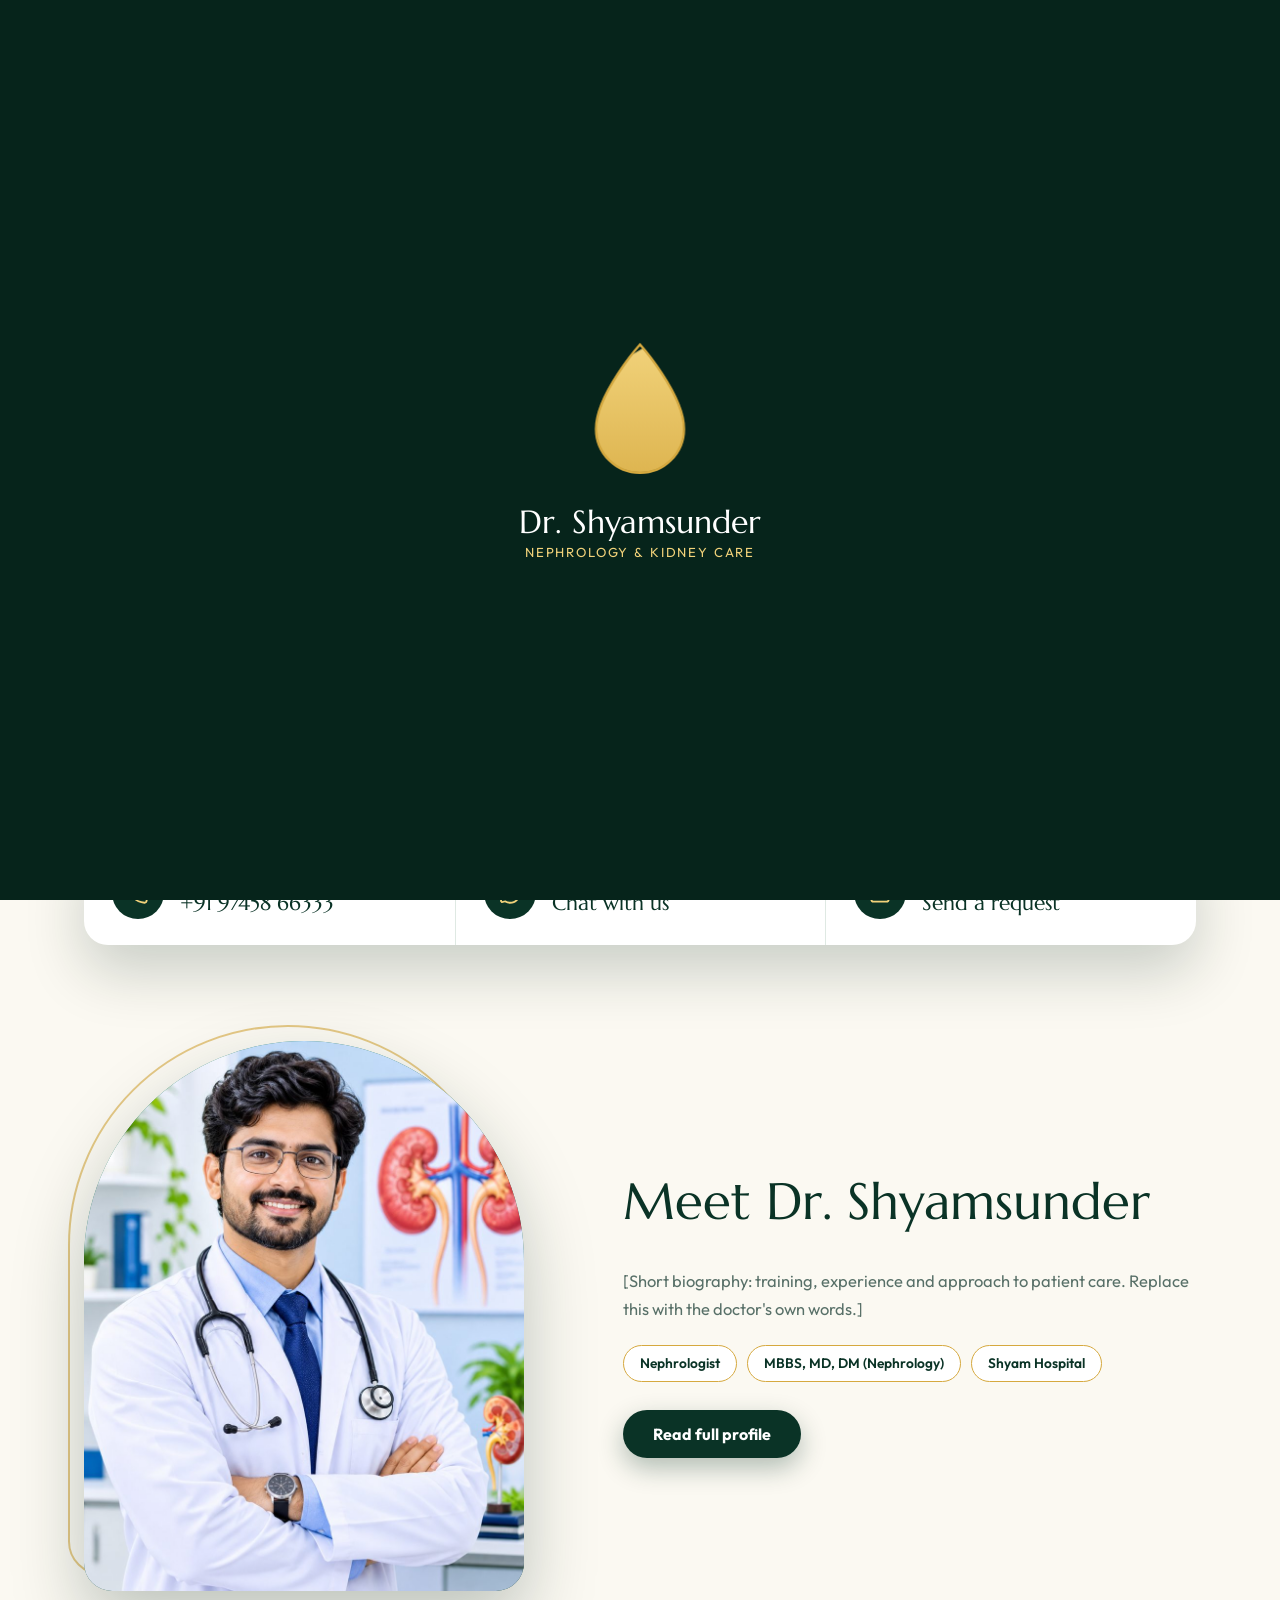
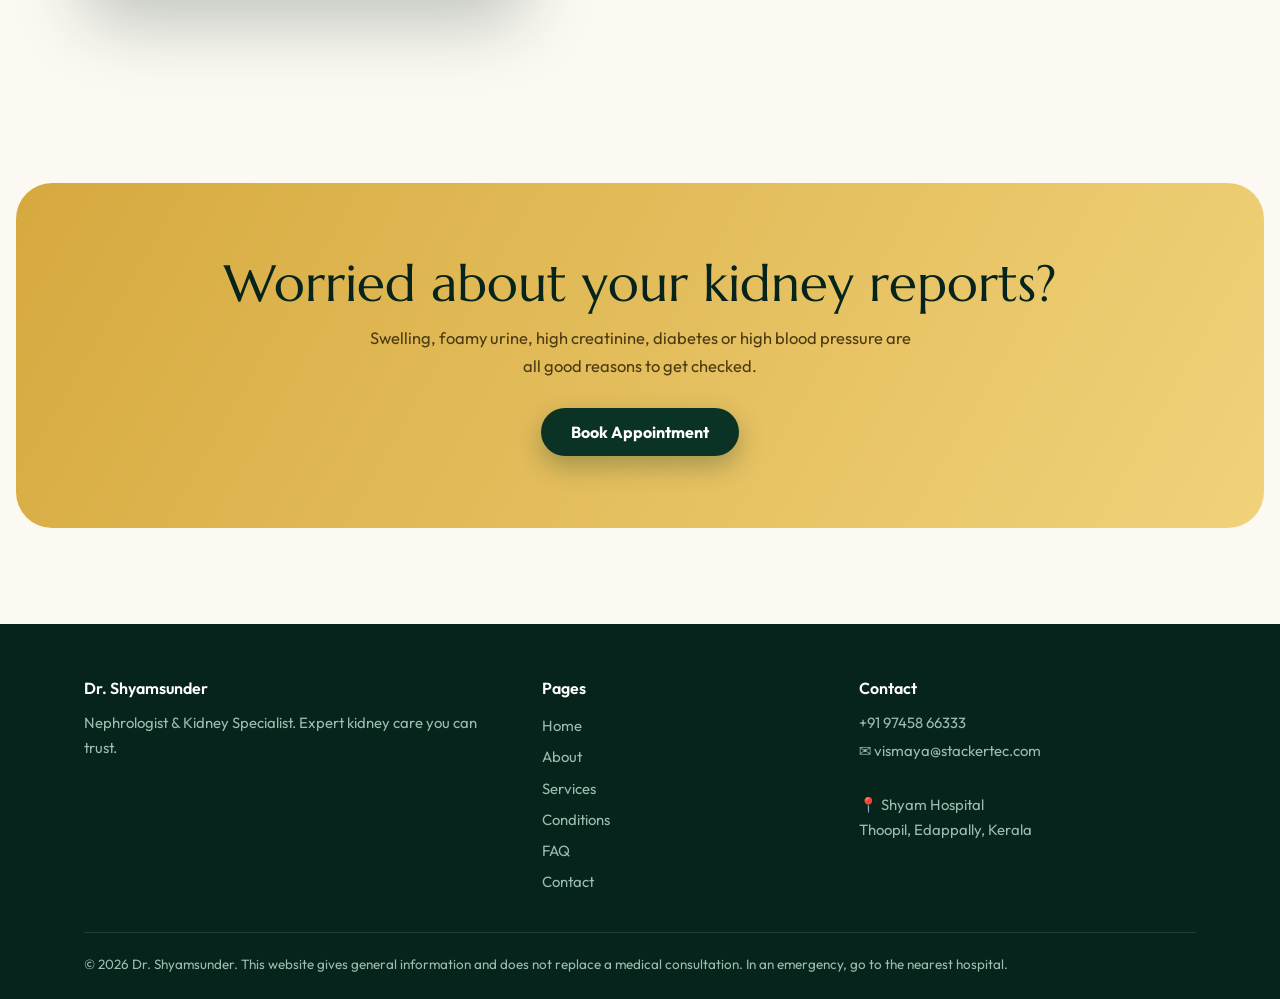
<file: doctor11-website/index.html>
<!DOCTYPE html>
<html lang="en">
<head>
<meta charset="utf-8">
<meta name="viewport" content="width=device-width,initial-scale=1">
<title>Dr. Shyamsunder | Nephrologist &amp; Kidney Specialist</title>
<meta name="description" content="Dr. Shyamsunder, Nephrologist (MBBS, MD, DM Nephrology): kidney disease, dialysis guidance, transplant follow-up and long-term kidney care. Call +91 97458 66333.">
<link rel="preconnect" href="https://fonts.googleapis.com">
<link rel="stylesheet" href="https://fonts.googleapis.com/css2?family=Marcellus&family=Outfit:wght@400;500;600;700&display=swap">
<link rel="stylesheet" href="css/style.css">
<script>try{if(sessionStorage.s)document.documentElement.className="seen"}catch(e){}</script>
</head>
<body>
<svg width="0" height="0" style="position:absolute"><defs>
<symbol id="kidney" viewBox="0 0 24 24"><path d="M14 3C8 2 4 7 5 13c1 6 5 9 8 8 3-1 2-4 1-5-1-2 0-4 2-4 4-1 6-3 5-6-1-3-4-4-7-3z"/></symbol>
<symbol id="drop" viewBox="0 0 24 24"><path d="M12 3s7 7.5 7 12a7 7 0 01-14 0c0-4.5 7-12 7-12z"/></symbol>
<symbol id="flash" viewBox="0 0 24 24"><path d="M13 2L5 14h6l-1 8 8-12h-6z"/></symbol>
<symbol id="swap" viewBox="0 0 24 24"><path d="M4 8h14l-3-3M20 16H6l3 3"/></symbol>
<symbol id="heart" viewBox="0 0 24 24"><path d="M12 21s-8-5-8-11a4.5 4.5 0 018-3 4.5 4.5 0 018 3c0 6-8 11-8 11z"/></symbol>
<symbol id="shield" viewBox="0 0 24 24"><path d="M12 3l8 3v6c0 5-4 8-8 9-4-1-8-4-8-9V6z"/><path d="M8.5 12l2.5 2.5 4.5-5"/></symbol>
<symbol id="leaf" viewBox="0 0 24 24"><path d="M5 19C5 9 11 4 20 4c0 9-5 15-15 15zM5 19l8-8"/></symbol>
<symbol id="chat" viewBox="0 0 24 24"><path fill="currentColor" stroke="none" d="M12.04 2C6.58 2 2.13 6.45 2.13 11.91C2.13 13.66 2.59 15.36 3.45 16.86L2.05 22L7.3 20.62C8.75 21.41 10.38 21.83 12.04 21.83C17.5 21.83 21.95 17.38 21.95 11.92C21.95 9.27 20.92 6.78 19.05 4.91C17.18 3.03 14.69 2 12.04 2M12.05 3.67C14.25 3.67 16.31 4.53 17.87 6.09C19.42 7.65 20.28 9.72 20.28 11.92C20.28 16.46 16.58 20.15 12.04 20.15C10.56 20.15 9.11 19.76 7.85 19L7.55 18.83L4.43 19.65L5.26 16.61L5.06 16.29C4.24 14.99 3.81 13.47 3.81 11.91C3.81 7.37 7.5 3.67 12.05 3.67M9.05 7.42C8.87 7.42 8.57 7.49 8.32 7.76C8.07 8.03 7.36 8.7 7.36 10.05C7.36 11.4 8.35 12.7 8.49 12.88C8.63 13.07 10.42 15.82 13.16 17C15.44 17.98 15.9 17.78 16.39 17.74C16.88 17.69 17.96 17.09 18.18 16.46C18.4 15.84 18.4 15.3 18.34 15.19C18.27 15.08 18.09 15.02 17.82 14.88C17.54 14.75 16.19 14.09 15.94 14C15.69 13.91 15.51 13.86 15.33 14.14C15.14 14.41 14.61 15.08 14.45 15.26C14.29 15.45 14.13 15.47 13.85 15.33C13.58 15.2 12.69 14.9 11.64 13.97C10.82 13.24 10.27 12.34 10.11 12.07C9.95 11.79 10.1 11.64 10.24 11.51C10.36 11.39 10.51 11.2 10.65 11.04C10.79 10.88 10.84 10.76 10.93 10.58C11.02 10.4 10.97 10.24 10.9 10.11C10.84 9.97 10.28 8.6 10.05 8.05C9.82 7.51 9.59 7.59 9.42 7.58C9.26 7.58 9.07 7.42 9.05 7.42Z"/></symbol>
<symbol id="mail" viewBox="0 0 24 24"><rect x="3" y="5" width="18" height="14" rx="2"/><path d="M3 7l9 6 9-6"/></symbol>
<symbol id="phone" viewBox="0 0 24 24"><path d="M5 4h4l2 5-2.5 1.5a11 11 0 005 5L15 13l5 2v4a2 2 0 01-2 2A16 16 0 013 6a2 2 0 012-2z"/></symbol>
<symbol id="cal" viewBox="0 0 24 24"><rect x="4" y="5" width="16" height="15" rx="2"/><path d="M4 10h16M9 3v4M15 3v4"/></symbol>
<symbol id="pin" viewBox="0 0 24 24"><path d="M12 21s7-6 7-11a7 7 0 10-14 0c0 5 7 11 7 11z"/><circle cx="12" cy="10" r="2.5"/></symbol>
<symbol id="clock" viewBox="0 0 24 24"><circle cx="12" cy="12" r="9"/><path d="M12 7v5l3 2"/></symbol>
<symbol id="chat2" viewBox="0 0 24 24"><path d="M4 5h16v11H9l-5 4z"/></symbol>
<symbol id="list" viewBox="0 0 24 24"><path d="M9 6h11M9 12h11M9 18h11M4 6h.01M4 12h.01M4 18h.01"/></symbol>
<symbol id="clip" viewBox="0 0 24 24"><rect x="5" y="4" width="14" height="17" rx="2"/><path d="M9 4V3h6v1M9 11h6M9 15h4"/></symbol>
<symbol id="glass" viewBox="0 0 24 24"><path d="M7 3h10l-1 18H8z"/><path d="M7.500 10h9"/></symbol>
<symbol id="salt" viewBox="0 0 24 24"><path d="M8 3h8v4H8zM7 7h10l-1 14H8z"/></symbol>
<symbol id="pill" viewBox="0 0 24 24"><rect x="3" y="9" width="18" height="7" rx="3.500" transform="rotate(-40 12 12)"/><path d="M9.500 9.500l5 5"/></symbol>
</defs></svg>

<div id="bar"></div>
<div id="glow"></div>
<div id="toast"></div>

<div id="pre">
  <div>
    <svg viewBox="0 0 120 150" aria-hidden="true">
      <defs>
        <clipPath id="dc"><path d="M60 8C60 8 108 62 108 100a48 48 0 01-96 0C12 62 60 8 60 8z"/></clipPath>
        <linearGradient id="wg" x1="0" y1="0" x2="0" y2="1"><stop offset="0" stop-color="#f1d27a"/><stop offset="1" stop-color="#d6a93f"/></linearGradient>
      </defs>
      <g clip-path="url(#dc)">
        <g class="rise"><path class="wv" fill="url(#wg)" d="M-60 6q15-10 30 0t30 0t30 0t30 0t30 0t30 0t30 0t30 0V200H-60z"/></g>
      </g>
      <path class="ol" d="M60 8C60 8 108 62 108 100a48 48 0 01-96 0C12 62 60 8 60 8z"/>
    </svg>
    <h2>Dr. Shyamsunder</h2>
    <p>Nephrology &amp; Kidney Care</p>
  </div>
</div>

<header id="hd">
  <div class="w">
    <a class="logo" href="index.html"><i><svg class="i" style="width:22px;height:22px"><use href="#drop"/></svg></i><span>Dr. Shyamsunder<small>Nephrology</small></span></a>
    <button class="bg" id="bg" aria-label="Menu">&#9776;</button>
    <nav id="nv" aria-label="Main">
      <a href="index.html" class="on">Home</a>
      <a href="about.html">About</a>
      <a href="services.html">Services</a>
      <a href="conditions.html">Conditions</a>
      <a href="faq.html">FAQ</a>
      <a class="btn mag" href="contact.html">Book Appointment</a>
    </nav>
  </div>
</header>

<main>
  <div class="hero" id="home">
    <div class="blob b1" data-sp=".09"></div>
    <div class="blob b2" data-sp="-.06"></div>
    <div id="pts"></div>
    <div class="w">
      <div>
        <span class="tagp hx" style="--i:0">Nephrologist &amp; Kidney Specialist</span>
        <h1><span class="wd" style="--i:0"><span>Expert</span></span><span class="wd" style="--i:1"><span>kidney</span></span><span class="wd" style="--i:2"><span>care</span></span><span class="wd" style="--i:3"><span>you</span></span><span class="wd" style="--i:4"><span>can</span></span><span class="wd" style="--i:5"><span class="gt">trust.</span></span></h1>
        <div class="type hx" style="--i:2" id="ty">Chronic kidney disease care</div>
        <p class="lead hx" style="--i:3">Dr. Shyamsunder (MBBS, MD, DM Nephrology) helps patients understand their kidney reports and plans treatment, dialysis guidance and long-term follow-up with clarity and care.</p>
        <div class="hx" style="--i:4">
          <a class="btn mag" href="tel:+919745866333"><svg class="i" style="width:20px;height:20px"><use href="#phone"/></svg>Call +91 97458 66333</a>
          <a class="btn o mag" href="contact.html">Book Appointment</a>
        </div>
      </div>
      <div class="pw hx" style="--i:3">
        <svg class="txr" viewBox="0 0 200 200" aria-hidden="true"><path id="cp" fill="none" d="M100,100 m-86,0 a86,86 0 1,1 172,0 a86,86 0 1,1 -172,0"/><text><textPath href="#cp" textLength="530" lengthAdjust="spacing">NEPHROLOGY ✦ KIDNEY CARE ✦ DIALYSIS ✦ TRANSPLANT CARE ✦ </textPath></text></svg>
        <div class="photo">
          <img src="assets/doctor.jpg" alt="Dr. Shyamsunder, Nephrologist" style="width:100%;height:100%;object-fit:cover;object-position:center top">
        </div>
        <div class="fc f1"><svg class="i"><use href="#kidney"/></svg><div>Kidney Care<small>CKD · AKI · Stones</small></div></div>
        <div class="fc f2"><svg class="i"><use href="#drop"/></svg><div>Dialysis &amp; Transplant<small>guidance and follow-up</small></div></div>
      </div>
    </div>
    <div class="cur" aria-hidden="true">
      <svg viewBox="0 0 1440 80" preserveAspectRatio="none"><path d="M0 80V40C240 0 480 0 720 30s480 30 720-10V80z" fill="#fbf9f2"/></svg>
    </div>
  </div>

  <div class="qc">
    <div class="w">
      <div class="g rv" data-r="z">
        <a href="tel:+919745866333">
          <svg class="i"><use href="#phone"/></svg>
          <div><small>Call now</small><b>+91 97458 66333</b></div>
        </a>
        <a href="https://wa.me/919745866333" target="_blank" rel="noopener">
          <svg class="i"><use href="#chat"/></svg>
          <div><small>WhatsApp</small><b>Chat with us</b></div>
        </a>
        <a href="contact.html">
          <svg class="i"><use href="#cal"/></svg>
          <div><small>Appointment</small><b>Send a request</b></div>
        </a>
      </div>
    </div>
  </div>

  <section id="about">
    <div class="w ab">
      <div class="ap rv" data-r="l">
        <div class="arch">
          <img src="assets/doctor.jpg" alt="Dr. Shyamsunder" style="width:100%;height:100%;object-fit:cover;object-position:center top">
        </div>
      </div>
      <div>
        <div class="head" style="margin-bottom:18px"><h2 class="rv">Meet Dr. Shyamsunder</h2></div>
        <p class="rv">[Short biography: training, experience and approach to patient care. Replace this with the doctor's own words.]</p>
        <div class="tags rv">
          <span>Nephrologist</span>
          <span>MBBS, MD, DM (Nephrology)</span>
          <span>Shyam Hospital</span>
        </div>
        <p class="rv" style="margin-top:28px">
          <a class="btn g mag" href="about.html">Read full profile</a>
        </p>
      </div>
    </div>
  </section>

  <section class="cta rv" style="padding:72px 24px">
    <h2>Worried about your kidney reports?</h2>
    <p>Swelling, foamy urine, high creatinine, diabetes or high blood pressure are all good reasons to get checked.</p>
    <a class="btn mag" href="contact.html">Book Appointment</a>
  </section>
</main>

<footer>
  <div class="w">
    <div class="cols">
      <div>
        <h3>Dr. Shyamsunder</h3>
        <p>Nephrologist &amp; Kidney Specialist. Expert kidney care you can trust.</p>
      </div>
      <div>
        <h3>Pages</h3>
        <a href="index.html">Home</a>
        <a href="about.html">About</a>
        <a href="services.html">Services</a>
        <a href="conditions.html">Conditions</a>
        <a href="faq.html">FAQ</a>
        <a href="contact.html">Contact</a>
      </div>
      <div>
        <h3>Contact</h3>
        <p>+91 97458 66333<br><a href="mailto:vismaya@stackertec.com">✉️ vismaya@stackertec.com</a><br>📍 Shyam Hospital<br>Thoopil, Edappally, Kerala</p>
      </div>
    </div>
    <div class="legal">&copy; <span id="yr">2026</span> Dr. Shyamsunder. This website gives general information and does not replace a medical consultation. In an emergency, go to the nearest hospital.</div>
  </div>
</footer>

<a class="wa" href="https://wa.me/919745866333" aria-label="Chat on WhatsApp"><svg class="i" style="width:28px;height:28px"><use href="#chat"/></svg></a>
<button class="up" aria-label="Back to top">&#8593;</button>
<div class="mb">
  <a href="tel:+919745866333"><svg class="i"><use href="#phone"/></svg>Call</a>
  <a href="https://wa.me/919745866333"><svg class="i"><use href="#chat"/></svg>WhatsApp</a>
  <a href="contact.html"><svg class="i"><use href="#cal"/></svg>Book</a>
</div>

<script src="js/main.js"></script>
</body>
</html>
</file>
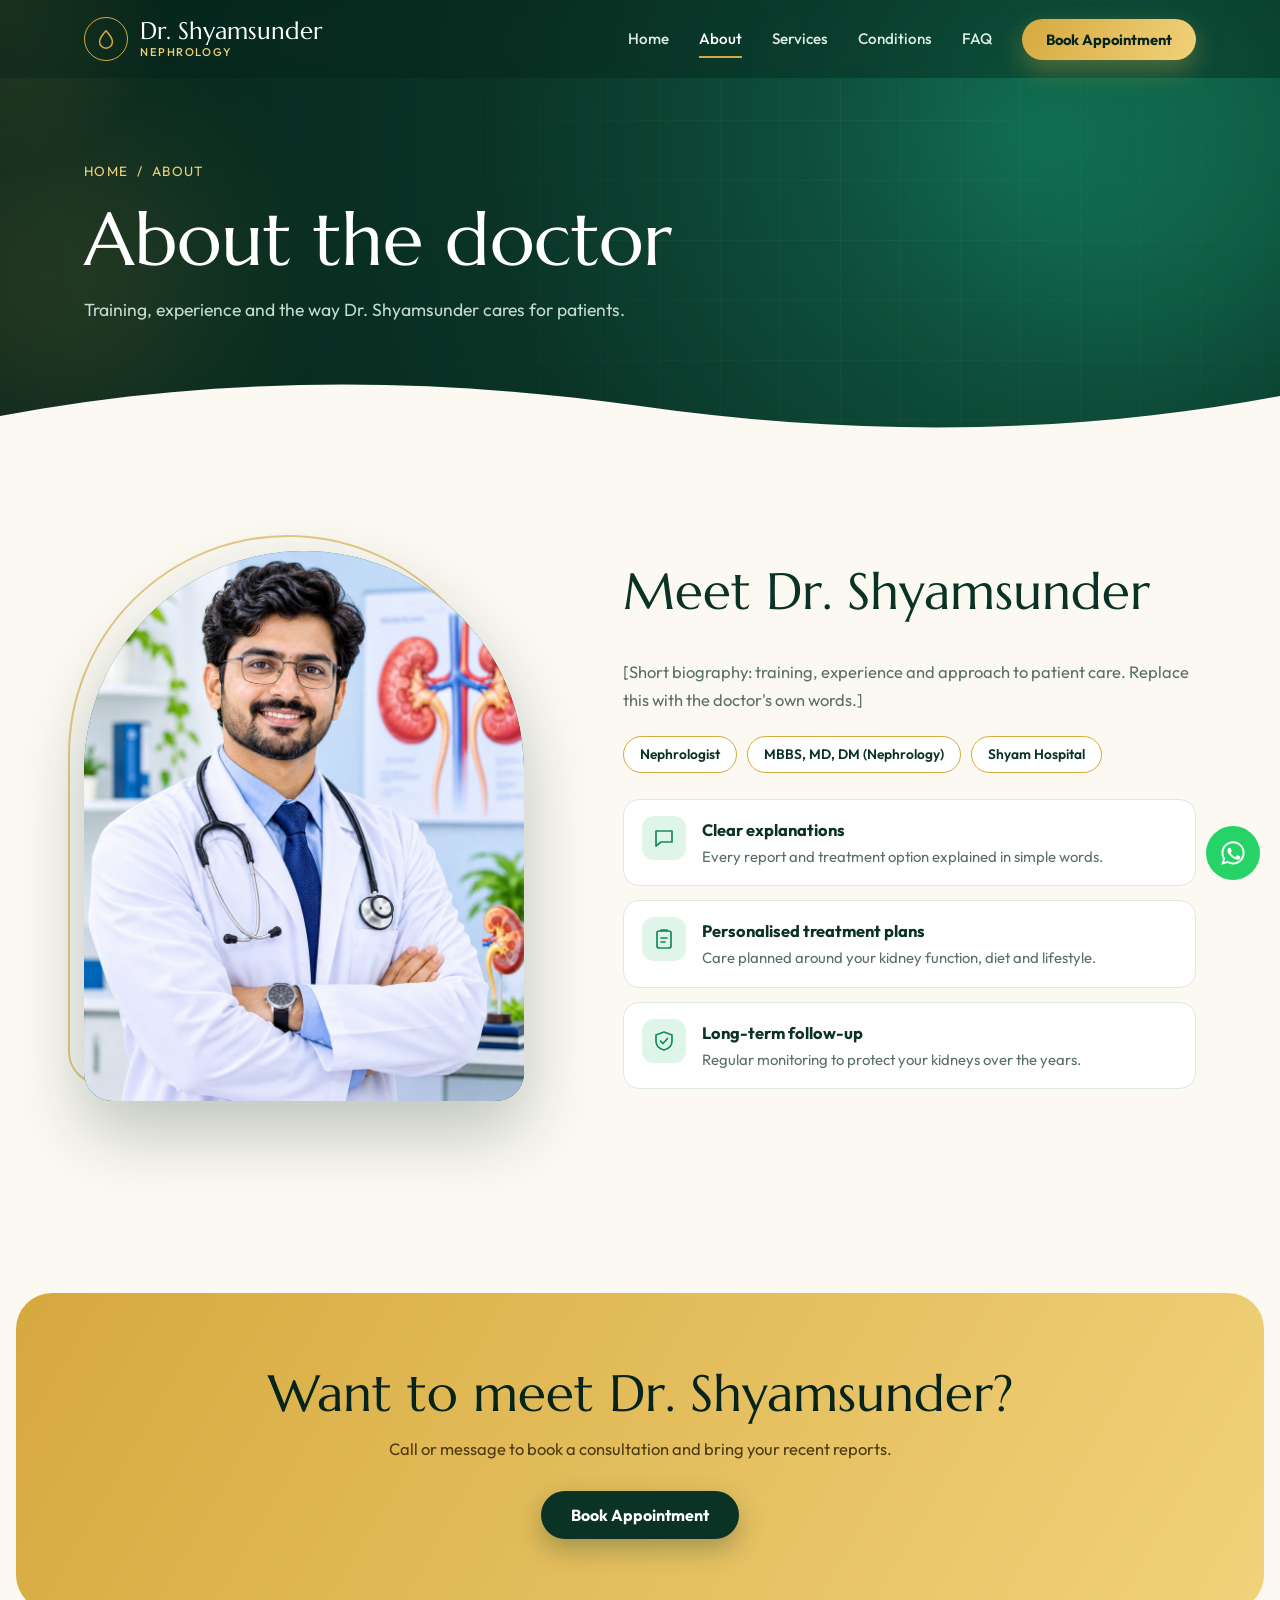
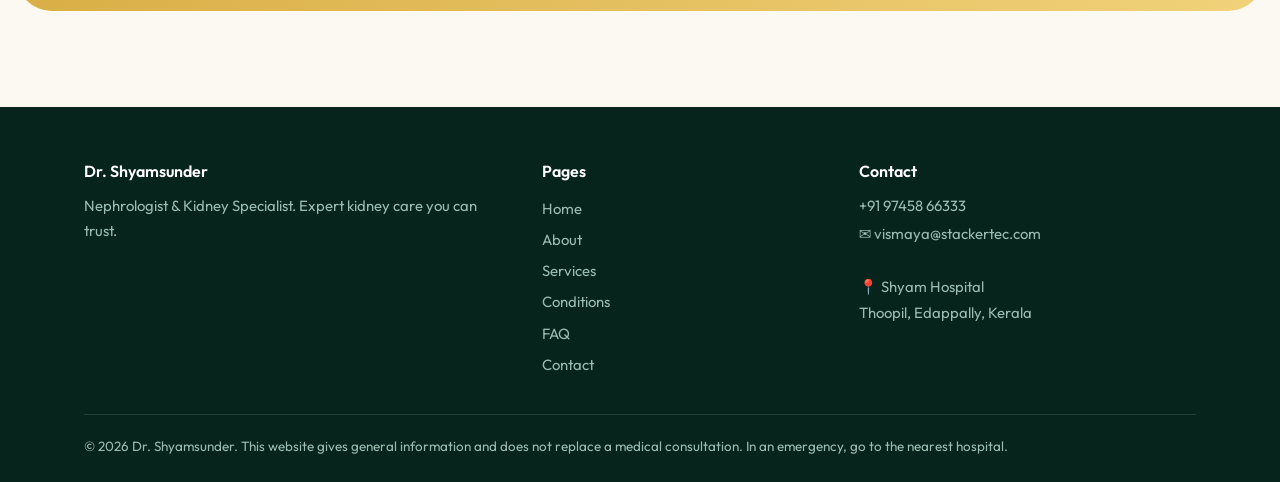
<file: doctor11-website/about.html>
<!DOCTYPE html>
<html lang="en">
<head>
<meta charset="utf-8">
<meta name="viewport" content="width=device-width,initial-scale=1">
<title>About Dr. Shyamsunder | Nephrologist &amp; Kidney Specialist</title>
<meta name="description" content="Learn about Dr. Shyamsunder, Nephrologist (MBBS, MD, DM Nephrology), his qualifications, approach to patient care and long-term kidney management.">
<link rel="preconnect" href="https://fonts.googleapis.com">
<link rel="stylesheet" href="https://fonts.googleapis.com/css2?family=Marcellus&family=Outfit:wght@400;500;600;700&display=swap">
<link rel="stylesheet" href="css/style.css">
</head>
<body>
<svg width="0" height="0" style="position:absolute"><defs>
<symbol id="kidney" viewBox="0 0 24 24"><path d="M14 3C8 2 4 7 5 13c1 6 5 9 8 8 3-1 2-4 1-5-1-2 0-4 2-4 4-1 6-3 5-6-1-3-4-4-7-3z"/></symbol>
<symbol id="drop" viewBox="0 0 24 24"><path d="M12 3s7 7.5 7 12a7 7 0 01-14 0c0-4.5 7-12 7-12z"/></symbol>
<symbol id="flash" viewBox="0 0 24 24"><path d="M13 2L5 14h6l-1 8 8-12h-6z"/></symbol>
<symbol id="swap" viewBox="0 0 24 24"><path d="M4 8h14l-3-3M20 16H6l3 3"/></symbol>
<symbol id="heart" viewBox="0 0 24 24"><path d="M12 21s-8-5-8-11a4.5 4.5 0 018-3 4.5 4.5 0 018 3c0 6-8 11-8 11z"/></symbol>
<symbol id="shield" viewBox="0 0 24 24"><path d="M12 3l8 3v6c0 5-4 8-8 9-4-1-8-4-8-9V6z"/><path d="M8.5 12l2.5 2.5 4.5-5"/></symbol>
<symbol id="leaf" viewBox="0 0 24 24"><path d="M5 19C5 9 11 4 20 4c0 9-5 15-15 15zM5 19l8-8"/></symbol>
<symbol id="chat" viewBox="0 0 24 24"><path fill="currentColor" stroke="none" d="M12.04 2C6.58 2 2.13 6.45 2.13 11.91C2.13 13.66 2.59 15.36 3.45 16.86L2.05 22L7.3 20.62C8.75 21.41 10.38 21.83 12.04 21.83C17.5 21.83 21.95 17.38 21.95 11.92C21.95 9.27 20.92 6.78 19.05 4.91C17.18 3.03 14.69 2 12.04 2M12.05 3.67C14.25 3.67 16.31 4.53 17.87 6.09C19.42 7.65 20.28 9.72 20.28 11.92C20.28 16.46 16.58 20.15 12.04 20.15C10.56 20.15 9.11 19.76 7.85 19L7.55 18.83L4.43 19.65L5.26 16.61L5.06 16.29C4.24 14.99 3.81 13.47 3.81 11.91C3.81 7.37 7.5 3.67 12.05 3.67M9.05 7.42C8.87 7.42 8.57 7.49 8.32 7.76C8.07 8.03 7.36 8.7 7.36 10.05C7.36 11.4 8.35 12.7 8.49 12.88C8.63 13.07 10.42 15.82 13.16 17C15.44 17.98 15.9 17.78 16.39 17.74C16.88 17.69 17.96 17.09 18.18 16.46C18.4 15.84 18.4 15.3 18.34 15.19C18.27 15.08 18.09 15.02 17.82 14.88C17.54 14.75 16.19 14.09 15.94 14C15.69 13.91 15.51 13.86 15.33 14.14C15.14 14.41 14.61 15.08 14.45 15.26C14.29 15.45 14.13 15.47 13.85 15.33C13.58 15.2 12.69 14.9 11.64 13.97C10.82 13.24 10.27 12.34 10.11 12.07C9.95 11.79 10.1 11.64 10.24 11.51C10.36 11.39 10.51 11.2 10.65 11.04C10.79 10.88 10.84 10.76 10.93 10.58C11.02 10.4 10.97 10.24 10.9 10.11C10.84 9.97 10.28 8.6 10.05 8.05C9.82 7.51 9.59 7.59 9.42 7.58C9.26 7.58 9.07 7.42 9.05 7.42Z"/></symbol>
<symbol id="mail" viewBox="0 0 24 24"><rect x="3" y="5" width="18" height="14" rx="2"/><path d="M3 7l9 6 9-6"/></symbol>
<symbol id="phone" viewBox="0 0 24 24"><path d="M5 4h4l2 5-2.5 1.5a11 11 0 005 5L15 13l5 2v4a2 2 0 01-2 2A16 16 0 013 6a2 2 0 012-2z"/></symbol>
<symbol id="cal" viewBox="0 0 24 24"><rect x="4" y="5" width="16" height="15" rx="2"/><path d="M4 10h16M9 3v4M15 3v4"/></symbol>
<symbol id="pin" viewBox="0 0 24 24"><path d="M12 21s7-6 7-11a7 7 0 10-14 0c0 5 7 11 7 11z"/><circle cx="12" cy="10" r="2.5"/></symbol>
<symbol id="clock" viewBox="0 0 24 24"><circle cx="12" cy="12" r="9"/><path d="M12 7v5l3 2"/></symbol>
<symbol id="chat2" viewBox="0 0 24 24"><path d="M4 5h16v11H9l-5 4z"/></symbol>
<symbol id="list" viewBox="0 0 24 24"><path d="M9 6h11M9 12h11M9 18h11M4 6h.01M4 12h.01M4 18h.01"/></symbol>
<symbol id="clip" viewBox="0 0 24 24"><rect x="5" y="4" width="14" height="17" rx="2"/><path d="M9 4V3h6v1M9 11h6M9 15h4"/></symbol>
<symbol id="glass" viewBox="0 0 24 24"><path d="M7 3h10l-1 18H8z"/><path d="M7.500 10h9"/></symbol>
<symbol id="salt" viewBox="0 0 24 24"><path d="M8 3h8v4H8zM7 7h10l-1 14H8z"/></symbol>
<symbol id="pill" viewBox="0 0 24 24"><rect x="3" y="9" width="18" height="7" rx="3.500" transform="rotate(-40 12 12)"/><path d="M9.500 9.500l5 5"/></symbol>
</defs></svg>

<div id="bar"></div>
<div id="glow"></div>
<div id="toast"></div>

<header id="hd">
  <div class="w">
    <a class="logo" href="index.html"><i><svg class="i" style="width:22px;height:22px"><use href="#drop"/></svg></i><span>Dr. Shyamsunder<small>Nephrology</small></span></a>
    <button class="bg" id="bg" aria-label="Menu">&#9776;</button>
    <nav id="nv" aria-label="Main">
      <a href="index.html">Home</a>
      <a href="about.html" class="on">About</a>
      <a href="services.html">Services</a>
      <a href="conditions.html">Conditions</a>
      <a href="faq.html">FAQ</a>
      <a class="btn mag" href="contact.html">Book Appointment</a>
    </nav>
  </div>
</header>

<main>
  <div class="ph">
    <div class="blob b1" data-sp=".09"></div>
    <div class="blob b2" data-sp="-.06"></div>
    <div class="w">
      <div class="crumb hx" style="--i:0"><a href="index.html">Home</a> &nbsp;/&nbsp; About</div>
      <h1 class="hx" style="--i:1">About the doctor</h1>
      <p class="hx" style="--i:2">Training, experience and the way Dr. Shyamsunder cares for patients.</p>
    </div>
    <div class="cur" aria-hidden="true">
      <svg viewBox="0 0 1440 80" preserveAspectRatio="none"><path d="M0 80V40C240 0 480 0 720 30s480 30 720-10V80z" fill="#fbf9f2"/></svg>
    </div>
  </div>

  <section id="about">
    <div class="w ab">
      <div class="ap rv" data-r="l">
        <div class="arch">
          <img src="assets/doctor.jpg" alt="Dr. Shyamsunder" style="width:100%;height:100%;object-fit:cover;object-position:center top">
        </div>
      </div>
      <div>
        <div class="head" style="margin-bottom:18px"><h2 class="rv">Meet Dr. Shyamsunder</h2></div>
        <p class="rv">[Short biography: training, experience and approach to patient care. Replace this with the doctor's own words.]</p>
        <div class="tags rv">
          <span>Nephrologist</span>
          <span>MBBS, MD, DM (Nephrology)</span>
          <span>Shyam Hospital</span>
        </div>
        <div class="vals">
          <div class="rv">
            <svg class="i"><use href="#chat2"/></svg>
            <p style="color:inherit"><b>Clear explanations</b><span>Every report and treatment option explained in simple words.</span></p>
          </div>
          <div class="rv">
            <svg class="i"><use href="#clip"/></svg>
            <p style="color:inherit"><b>Personalised treatment plans</b><span>Care planned around your kidney function, diet and lifestyle.</span></p>
          </div>
          <div class="rv">
            <svg class="i"><use href="#shield"/></svg>
            <p style="color:inherit"><b>Long-term follow-up</b><span>Regular monitoring to protect your kidneys over the years.</span></p>
          </div>
        </div>
      </div>
    </div>
  </section>

  <section class="cta rv" style="padding:72px 24px">
    <h2>Want to meet Dr. Shyamsunder?</h2>
    <p>Call or message to book a consultation and bring your recent reports.</p>
    <a class="btn mag" href="contact.html">Book Appointment</a>
  </section>
</main>

<footer>
  <div class="w">
    <div class="cols">
      <div>
        <h3>Dr. Shyamsunder</h3>
        <p>Nephrologist &amp; Kidney Specialist. Expert kidney care you can trust.</p>
      </div>
      <div>
        <h3>Pages</h3>
        <a href="index.html">Home</a>
        <a href="about.html">About</a>
        <a href="services.html">Services</a>
        <a href="conditions.html">Conditions</a>
        <a href="faq.html">FAQ</a>
        <a href="contact.html">Contact</a>
      </div>
      <div>
        <h3>Contact</h3>
        <p>+91 97458 66333<br><a href="mailto:vismaya@stackertec.com">✉️ vismaya@stackertec.com</a><br>📍 Shyam Hospital<br>Thoopil, Edappally, Kerala</p>
      </div>
    </div>
    <div class="legal">&copy; <span id="yr">2026</span> Dr. Shyamsunder. This website gives general information and does not replace a medical consultation. In an emergency, go to the nearest hospital.</div>
  </div>
</footer>

<a class="wa" href="https://wa.me/919745866333" aria-label="Chat on WhatsApp"><svg class="i" style="width:28px;height:28px"><use href="#chat"/></svg></a>
<button class="up" aria-label="Back to top">&#8593;</button>
<div class="mb">
  <a href="tel:+919745866333"><svg class="i"><use href="#phone"/></svg>Call</a>
  <a href="https://wa.me/919745866333"><svg class="i"><use href="#chat"/></svg>WhatsApp</a>
  <a href="contact.html"><svg class="i"><use href="#cal"/></svg>Book</a>
</div>

<script src="js/main.js"></script>
</body>
</html>
</file>
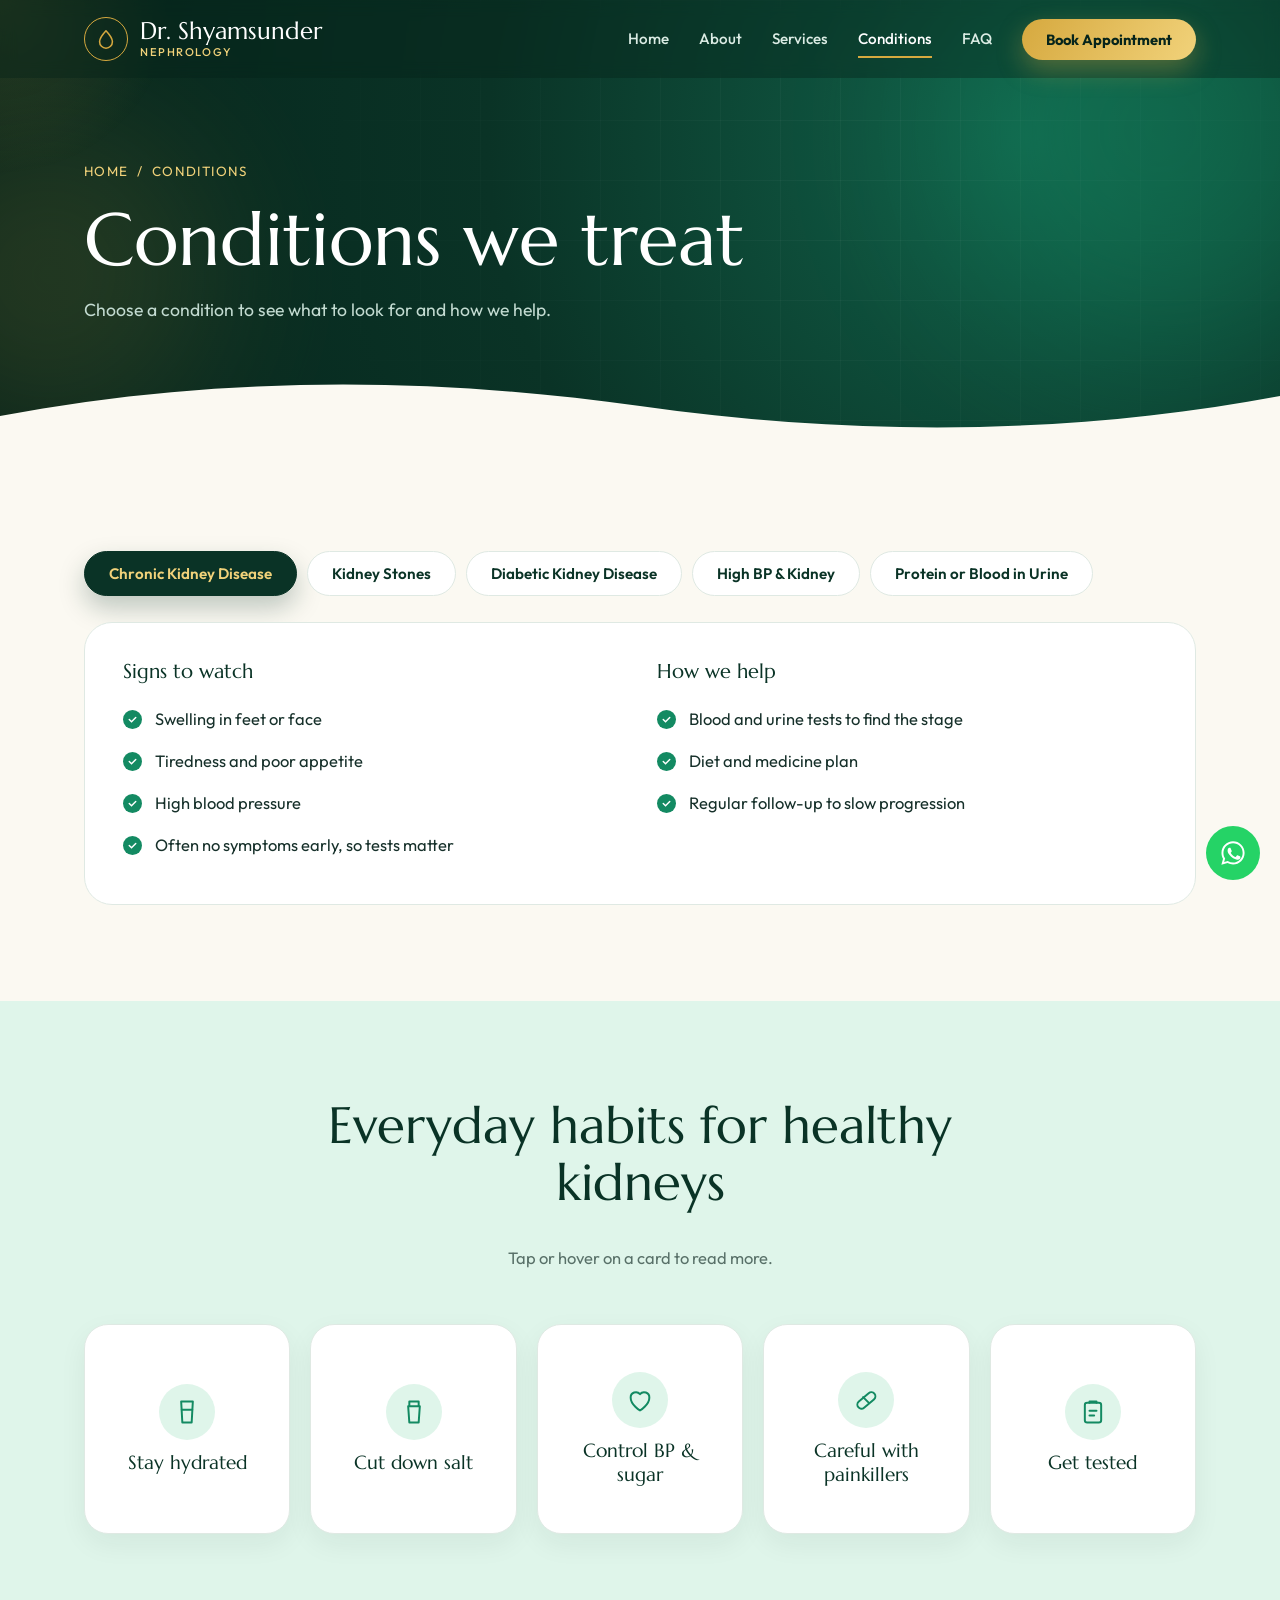
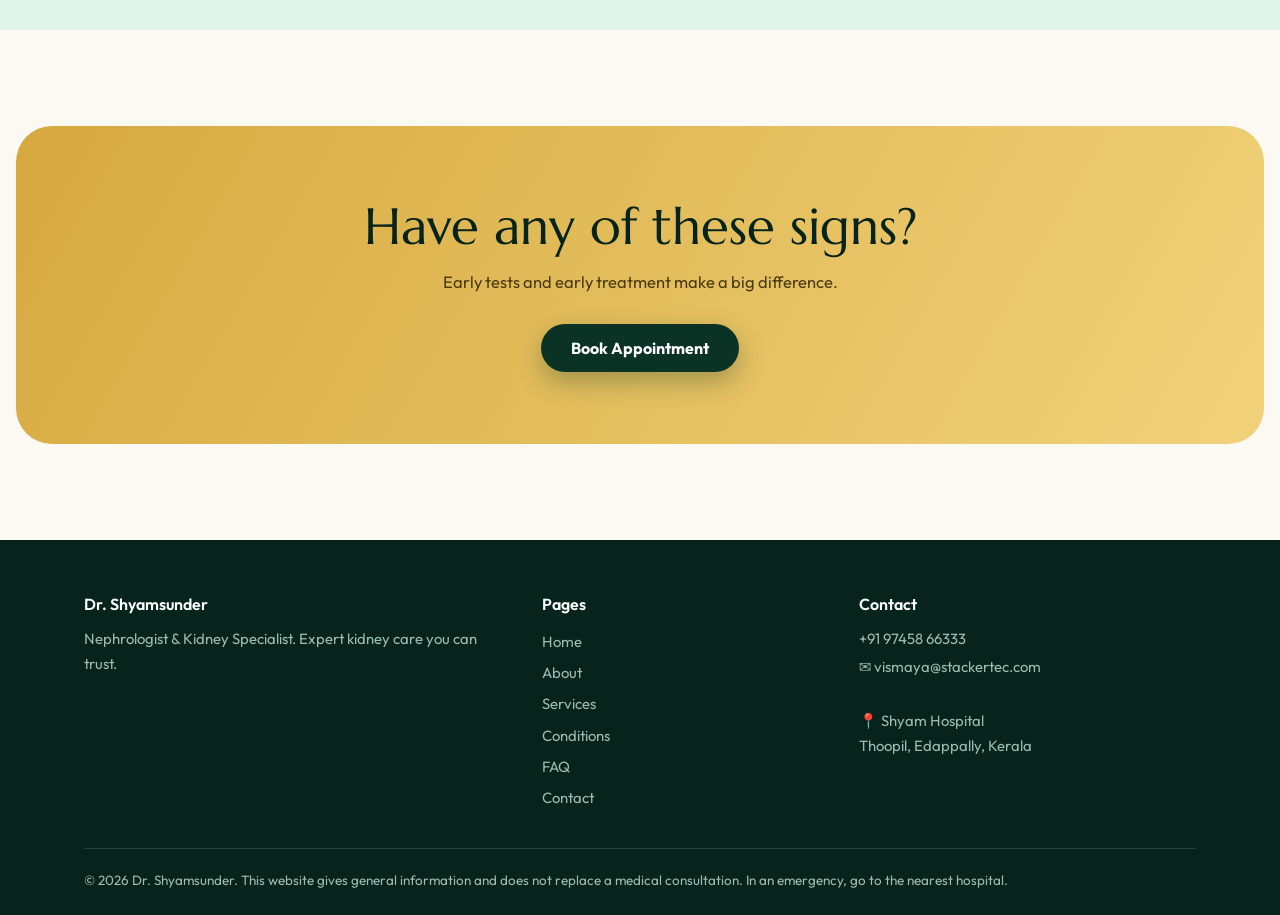
<file: doctor11-website/conditions.html>
<!DOCTYPE html>
<html lang="en">
<head>
<meta charset="utf-8">
<meta name="viewport" content="width=device-width,initial-scale=1">
<title>Conditions We Treat | Dr. Shyamsunder, Nephrologist</title>
<meta name="description" content="Common kidney conditions treated by Dr. Shyamsunder: chronic kidney disease, stones, diabetic nephropathy, hypertension-related kidney disease, and protein in urine.">
<link rel="preconnect" href="https://fonts.googleapis.com">
<link rel="stylesheet" href="https://fonts.googleapis.com/css2?family=Marcellus&family=Outfit:wght@400;500;600;700&display=swap">
<link rel="stylesheet" href="css/style.css">
</head>
<body>
<svg width="0" height="0" style="position:absolute"><defs>
<symbol id="kidney" viewBox="0 0 24 24"><path d="M14 3C8 2 4 7 5 13c1 6 5 9 8 8 3-1 2-4 1-5-1-2 0-4 2-4 4-1 6-3 5-6-1-3-4-4-7-3z"/></symbol>
<symbol id="drop" viewBox="0 0 24 24"><path d="M12 3s7 7.5 7 12a7 7 0 01-14 0c0-4.5 7-12 7-12z"/></symbol>
<symbol id="flash" viewBox="0 0 24 24"><path d="M13 2L5 14h6l-1 8 8-12h-6z"/></symbol>
<symbol id="swap" viewBox="0 0 24 24"><path d="M4 8h14l-3-3M20 16H6l3 3"/></symbol>
<symbol id="heart" viewBox="0 0 24 24"><path d="M12 21s-8-5-8-11a4.5 4.5 0 018-3 4.5 4.5 0 018 3c0 6-8 11-8 11z"/></symbol>
<symbol id="shield" viewBox="0 0 24 24"><path d="M12 3l8 3v6c0 5-4 8-8 9-4-1-8-4-8-9V6z"/><path d="M8.5 12l2.5 2.5 4.5-5"/></symbol>
<symbol id="leaf" viewBox="0 0 24 24"><path d="M5 19C5 9 11 4 20 4c0 9-5 15-15 15zM5 19l8-8"/></symbol>
<symbol id="chat" viewBox="0 0 24 24"><path fill="currentColor" stroke="none" d="M12.04 2C6.58 2 2.13 6.45 2.13 11.91C2.13 13.66 2.59 15.36 3.45 16.86L2.05 22L7.3 20.62C8.75 21.41 10.38 21.83 12.04 21.83C17.5 21.83 21.95 17.38 21.95 11.92C21.95 9.27 20.92 6.78 19.05 4.91C17.18 3.03 14.69 2 12.04 2M12.05 3.67C14.25 3.67 16.31 4.53 17.87 6.09C19.42 7.65 20.28 9.72 20.28 11.92C20.28 16.46 16.58 20.15 12.04 20.15C10.56 20.15 9.11 19.76 7.85 19L7.55 18.83L4.43 19.65L5.26 16.61L5.06 16.29C4.24 14.99 3.81 13.47 3.81 11.91C3.81 7.37 7.5 3.67 12.05 3.67M9.05 7.42C8.87 7.42 8.57 7.49 8.32 7.76C8.07 8.03 7.36 8.7 7.36 10.05C7.36 11.4 8.35 12.7 8.49 12.88C8.63 13.07 10.42 15.82 13.16 17C15.44 17.98 15.9 17.78 16.39 17.74C16.88 17.69 17.96 17.09 18.18 16.46C18.4 15.84 18.4 15.3 18.34 15.19C18.27 15.08 18.09 15.02 17.82 14.88C17.54 14.75 16.19 14.09 15.94 14C15.69 13.91 15.51 13.86 15.33 14.14C15.14 14.41 14.61 15.08 14.45 15.26C14.29 15.45 14.13 15.47 13.85 15.33C13.58 15.2 12.69 14.9 11.64 13.97C10.82 13.24 10.27 12.34 10.11 12.07C9.95 11.79 10.1 11.64 10.24 11.51C10.36 11.39 10.51 11.2 10.65 11.04C10.79 10.88 10.84 10.76 10.93 10.58C11.02 10.4 10.97 10.24 10.9 10.11C10.84 9.97 10.28 8.6 10.05 8.05C9.82 7.51 9.59 7.59 9.42 7.58C9.26 7.58 9.07 7.42 9.05 7.42Z"/></symbol>
<symbol id="mail" viewBox="0 0 24 24"><rect x="3" y="5" width="18" height="14" rx="2"/><path d="M3 7l9 6 9-6"/></symbol>
<symbol id="phone" viewBox="0 0 24 24"><path d="M5 4h4l2 5-2.5 1.5a11 11 0 005 5L15 13l5 2v4a2 2 0 01-2 2A16 16 0 013 6a2 2 0 012-2z"/></symbol>
<symbol id="cal" viewBox="0 0 24 24"><rect x="4" y="5" width="16" height="15" rx="2"/><path d="M4 10h16M9 3v4M15 3v4"/></symbol>
<symbol id="pin" viewBox="0 0 24 24"><path d="M12 21s7-6 7-11a7 7 0 10-14 0c0 5 7 11 7 11z"/><circle cx="12" cy="10" r="2.5"/></symbol>
<symbol id="clock" viewBox="0 0 24 24"><circle cx="12" cy="12" r="9"/><path d="M12 7v5l3 2"/></symbol>
<symbol id="chat2" viewBox="0 0 24 24"><path d="M4 5h16v11H9l-5 4z"/></symbol>
<symbol id="list" viewBox="0 0 24 24"><path d="M9 6h11M9 12h11M9 18h11M4 6h.01M4 12h.01M4 18h.01"/></symbol>
<symbol id="clip" viewBox="0 0 24 24"><rect x="5" y="4" width="14" height="17" rx="2"/><path d="M9 4V3h6v1M9 11h6M9 15h4"/></symbol>
<symbol id="glass" viewBox="0 0 24 24"><path d="M7 3h10l-1 18H8z"/><path d="M7.500 10h9"/></symbol>
<symbol id="salt" viewBox="0 0 24 24"><path d="M8 3h8v4H8zM7 7h10l-1 14H8z"/></symbol>
<symbol id="pill" viewBox="0 0 24 24"><rect x="3" y="9" width="18" height="7" rx="3.500" transform="rotate(-40 12 12)"/><path d="M9.500 9.500l5 5"/></symbol>
</defs></svg>

<div id="bar"></div>
<div id="glow"></div>
<div id="toast"></div>

<header id="hd">
  <div class="w">
    <a class="logo" href="index.html"><i><svg class="i" style="width:22px;height:22px"><use href="#drop"/></svg></i><span>Dr. Shyamsunder<small>Nephrology</small></span></a>
    <button class="bg" id="bg" aria-label="Menu">&#9776;</button>
    <nav id="nv" aria-label="Main">
      <a href="index.html">Home</a>
      <a href="about.html">About</a>
      <a href="services.html">Services</a>
      <a href="conditions.html" class="on">Conditions</a>
      <a href="faq.html">FAQ</a>
      <a class="btn mag" href="contact.html">Book Appointment</a>
    </nav>
  </div>
</header>

<main>
  <div class="ph">
    <div class="blob b1" data-sp=".09"></div>
    <div class="blob b2" data-sp="-.06"></div>
    <div class="w">
      <div class="crumb hx" style="--i:0"><a href="index.html">Home</a> &nbsp;/&nbsp; Conditions</div>
      <h1 class="hx" style="--i:1">Conditions we treat</h1>
      <p class="hx" style="--i:2">Choose a condition to see what to look for and how we help.</p>
    </div>
    <div class="cur" aria-hidden="true">
      <svg viewBox="0 0 1440 80" preserveAspectRatio="none"><path d="M0 80V40C240 0 480 0 720 30s480 30 720-10V80z" fill="#fbf9f2"/></svg>
    </div>
  </div>

  <section id="conditions">
    <div class="w">
      <div class="tabs rv" role="tablist">
        <button role="tab" aria-selected="true" data-t="0">Chronic Kidney Disease</button>
        <button role="tab" aria-selected="false" data-t="1">Kidney Stones</button>
        <button role="tab" aria-selected="false" data-t="2">Diabetic Kidney Disease</button>
        <button role="tab" aria-selected="false" data-t="3">High BP &amp; Kidney</button>
        <button role="tab" aria-selected="false" data-t="4">Protein or Blood in Urine</button>
      </div>
      <div class="rv">
        <div class="pn on">
          <div>
            <h3>Signs to watch</h3>
            <ul>
              <li>Swelling in feet or face</li>
              <li>Tiredness and poor appetite</li>
              <li>High blood pressure</li>
              <li>Often no symptoms early, so tests matter</li>
            </ul>
          </div>
          <div>
            <h3>How we help</h3>
            <ul>
              <li>Blood and urine tests to find the stage</li>
              <li>Diet and medicine plan</li>
              <li>Regular follow-up to slow progression</li>
            </ul>
          </div>
        </div>
        <div class="pn">
          <div>
            <h3>Signs to watch</h3>
            <ul>
              <li>Severe pain in the side or back</li>
              <li>Blood in urine</li>
              <li>Burning or frequent urination</li>
            </ul>
          </div>
          <div>
            <h3>How we help</h3>
            <ul>
              <li>Scans and stone analysis</li>
              <li>Prevention advice on fluids and diet</li>
              <li>Treatment plan for the cause of stones</li>
            </ul>
          </div>
        </div>
        <div class="pn">
          <div>
            <h3>Signs to watch</h3>
            <ul>
              <li>Protein (albumin) in urine</li>
              <li>Rising blood pressure</li>
              <li>Long-standing diabetes</li>
            </ul>
          </div>
          <div>
            <h3>How we help</h3>
            <ul>
              <li>Yearly urine and kidney screening</li>
              <li>Sugar and BP targets</li>
              <li>Medicines that protect the kidneys</li>
            </ul>
          </div>
        </div>
        <div class="pn">
          <div>
            <h3>Signs to watch</h3>
            <ul>
              <li>Blood pressure that stays high</li>
              <li>Swelling in feet or face</li>
              <li>High BP with abnormal kidney tests</li>
            </ul>
          </div>
          <div>
            <h3>How we help</h3>
            <ul>
              <li>Blood pressure and kidney function tests</li>
              <li>Medicine and lifestyle plan</li>
              <li>Regular follow-up to protect the kidneys</li>
            </ul>
          </div>
        </div>
        <div class="pn">
          <div>
            <h3>Signs to watch</h3>
            <ul>
              <li>Foamy urine</li>
              <li>Red or tea-coloured urine</li>
              <li>Puffy eyes or swollen legs</li>
            </ul>
          </div>
          <div>
            <h3>How we help</h3>
            <ul>
              <li>Urine and blood tests to find the cause</li>
              <li>Scans or biopsy where needed</li>
              <li>Treatment and monitoring plan</li>
            </ul>
          </div>
        </div>
      </div>
    </div>
  </section>

  <section style="background:var(--mint)">
    <div class="w">
      <div class="head c">
        <h2 class="rv">Everyday habits for healthy kidneys</h2>
        <p class="rv">Tap or hover on a card to read more.</p>
      </div>
      <div class="fg">
        <button class="flip rv">
          <div>
            <span class="f"><svg class="i"><use href="#glass"/></svg><b>Stay hydrated</b></span>
            <span class="b">Drink enough water through the day, unless your doctor has asked you to limit fluids.</span>
          </div>
        </button>
        <button class="flip rv">
          <div>
            <span class="f"><svg class="i"><use href="#salt"/></svg><b>Cut down salt</b></span>
            <span class="b">Choose fresh food over packaged, pickled and processed items.</span>
          </div>
        </button>
        <button class="flip rv">
          <div>
            <span class="f"><svg class="i"><use href="#heart"/></svg><b>Control BP &amp; sugar</b></span>
            <span class="b">Check regularly and take your medicines on time. They are the biggest protection for kidneys.</span>
          </div>
        </button>
        <button class="flip rv">
          <div>
            <span class="f"><svg class="i"><use href="#pill"/></svg><b>Careful with painkillers</b></span>
            <span class="b">Ask your doctor before using pain tablets for a long time.</span>
          </div>
        </button>
        <button class="flip rv">
          <div>
            <span class="f"><svg class="i"><use href="#clip"/></svg><b>Get tested</b></span>
            <span class="b">If you have diabetes, high BP or a family history, get a kidney test every year.</span>
          </div>
        </button>
      </div>
    </div>
  </section>

  <section class="cta rv" style="padding:72px 24px">
    <h2>Have any of these signs?</h2>
    <p>Early tests and early treatment make a big difference.</p>
    <a class="btn mag" href="contact.html">Book Appointment</a>
  </section>
</main>

<footer>
  <div class="w">
    <div class="cols">
      <div>
        <h3>Dr. Shyamsunder</h3>
        <p>Nephrologist &amp; Kidney Specialist. Expert kidney care you can trust.</p>
      </div>
      <div>
        <h3>Pages</h3>
        <a href="index.html">Home</a>
        <a href="about.html">About</a>
        <a href="services.html">Services</a>
        <a href="conditions.html">Conditions</a>
        <a href="faq.html">FAQ</a>
        <a href="contact.html">Contact</a>
      </div>
      <div>
        <h3>Contact</h3>
        <p>+91 97458 66333<br><a href="mailto:vismaya@stackertec.com">✉️ vismaya@stackertec.com</a><br>📍 Shyam Hospital<br>Thoopil, Edappally, Kerala</p>
      </div>
    </div>
    <div class="legal">&copy; <span id="yr">2026</span> Dr. Shyamsunder. This website gives general information and does not replace a medical consultation. In an emergency, go to the nearest hospital.</div>
  </div>
</footer>

<a class="wa" href="https://wa.me/919745866333" aria-label="Chat on WhatsApp"><svg class="i" style="width:28px;height:28px"><use href="#chat"/></svg></a>
<button class="up" aria-label="Back to top">&#8593;</button>
<div class="mb">
  <a href="tel:+919745866333"><svg class="i"><use href="#phone"/></svg>Call</a>
  <a href="https://wa.me/919745866333"><svg class="i"><use href="#chat"/></svg>WhatsApp</a>
  <a href="contact.html"><svg class="i"><use href="#cal"/></svg>Book</a>
</div>

<script src="js/main.js"></script>
</body>
</html>
</file>
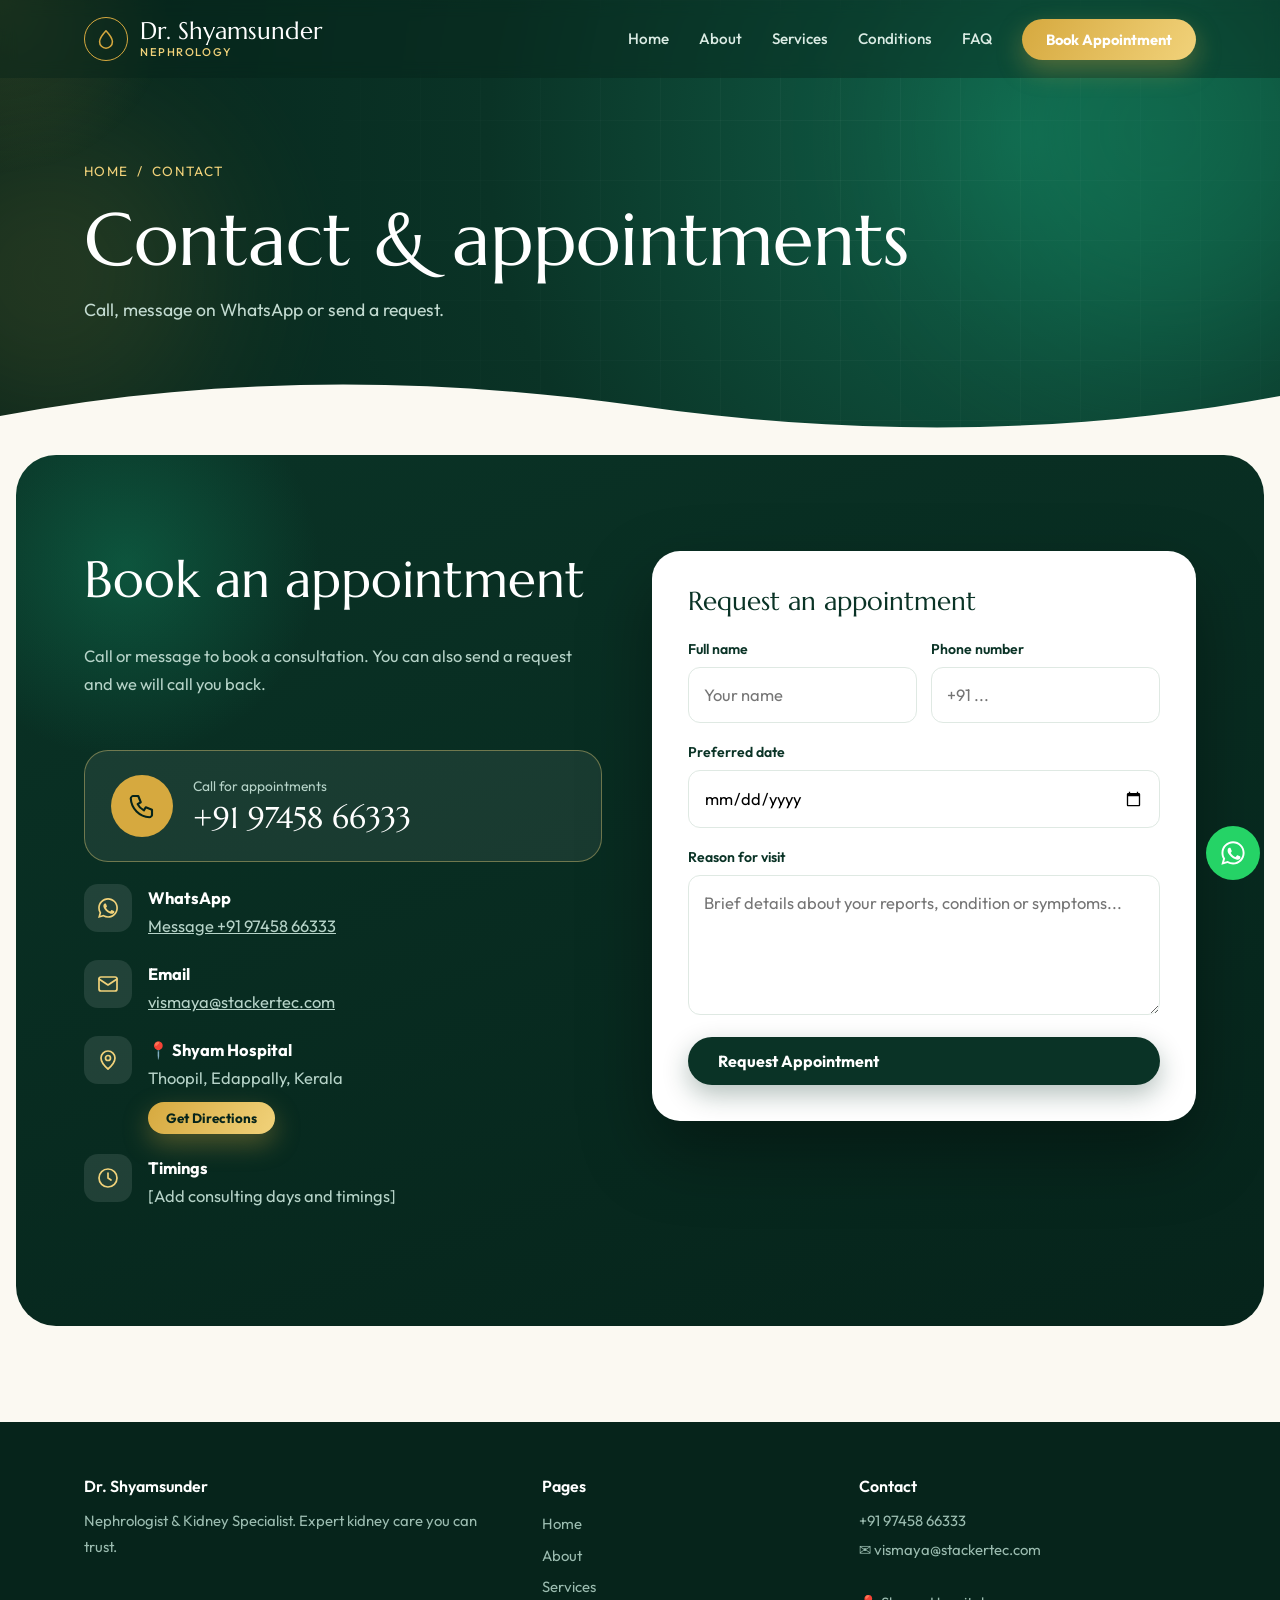
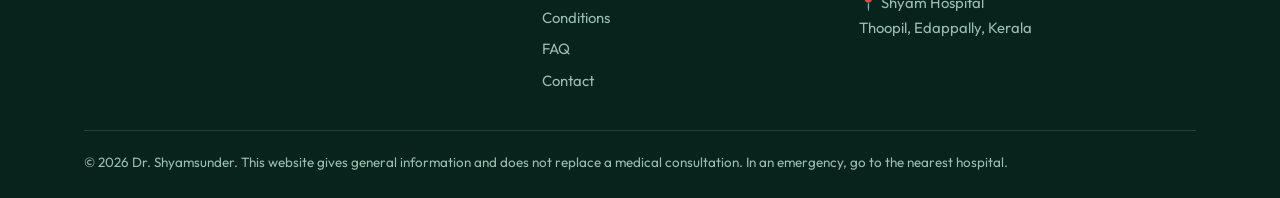
<file: doctor11-website/contact.html>
<!DOCTYPE html>
<html lang="en">
<head>
<meta charset="utf-8">
<meta name="viewport" content="width=device-width,initial-scale=1">
<title>Contact &amp; Appointments | Dr. Shyamsunder, Nephrologist</title>
<meta name="description" content="Book a nephrology appointment with Dr. Shyamsunder. Call +91 97458 66333, message on WhatsApp, or send an appointment request online.">
<link rel="preconnect" href="https://fonts.googleapis.com">
<link rel="stylesheet" href="https://fonts.googleapis.com/css2?family=Marcellus&family=Outfit:wght@400;500;600;700&display=swap">
<link rel="stylesheet" href="css/style.css">
</head>
<body>
<svg width="0" height="0" style="position:absolute"><defs>
<symbol id="kidney" viewBox="0 0 24 24"><path d="M14 3C8 2 4 7 5 13c1 6 5 9 8 8 3-1 2-4 1-5-1-2 0-4 2-4 4-1 6-3 5-6-1-3-4-4-7-3z"/></symbol>
<symbol id="drop" viewBox="0 0 24 24"><path d="M12 3s7 7.5 7 12a7 7 0 01-14 0c0-4.5 7-12 7-12z"/></symbol>
<symbol id="flash" viewBox="0 0 24 24"><path d="M13 2L5 14h6l-1 8 8-12h-6z"/></symbol>
<symbol id="swap" viewBox="0 0 24 24"><path d="M4 8h14l-3-3M20 16H6l3 3"/></symbol>
<symbol id="heart" viewBox="0 0 24 24"><path d="M12 21s-8-5-8-11a4.5 4.5 0 018-3 4.5 4.5 0 018 3c0 6-8 11-8 11z"/></symbol>
<symbol id="shield" viewBox="0 0 24 24"><path d="M12 3l8 3v6c0 5-4 8-8 9-4-1-8-4-8-9V6z"/><path d="M8.5 12l2.5 2.5 4.5-5"/></symbol>
<symbol id="leaf" viewBox="0 0 24 24"><path d="M5 19C5 9 11 4 20 4c0 9-5 15-15 15zM5 19l8-8"/></symbol>
<symbol id="chat" viewBox="0 0 24 24"><path fill="currentColor" stroke="none" d="M12.04 2C6.58 2 2.13 6.45 2.13 11.91C2.13 13.66 2.59 15.36 3.45 16.86L2.05 22L7.3 20.62C8.75 21.41 10.38 21.83 12.04 21.83C17.5 21.83 21.95 17.38 21.95 11.92C21.95 9.27 20.92 6.78 19.05 4.91C17.18 3.03 14.69 2 12.04 2M12.05 3.67C14.25 3.67 16.31 4.53 17.87 6.09C19.42 7.65 20.28 9.72 20.28 11.92C20.28 16.46 16.58 20.15 12.04 20.15C10.56 20.15 9.11 19.76 7.85 19L7.55 18.83L4.43 19.65L5.26 16.61L5.06 16.29C4.24 14.99 3.81 13.47 3.81 11.91C3.81 7.37 7.5 3.67 12.05 3.67M9.05 7.42C8.87 7.42 8.57 7.49 8.32 7.76C8.07 8.03 7.36 8.7 7.36 10.05C7.36 11.4 8.35 12.7 8.49 12.88C8.63 13.07 10.42 15.82 13.16 17C15.44 17.98 15.9 17.78 16.39 17.74C16.88 17.69 17.96 17.09 18.18 16.46C18.4 15.84 18.4 15.3 18.34 15.19C18.27 15.08 18.09 15.02 17.82 14.88C17.54 14.75 16.19 14.09 15.94 14C15.69 13.91 15.51 13.86 15.33 14.14C15.14 14.41 14.61 15.08 14.45 15.26C14.29 15.45 14.13 15.47 13.85 15.33C13.58 15.2 12.69 14.9 11.64 13.97C10.82 13.24 10.27 12.34 10.11 12.07C9.95 11.79 10.1 11.64 10.24 11.51C10.36 11.39 10.51 11.2 10.65 11.04C10.79 10.88 10.84 10.76 10.93 10.58C11.02 10.4 10.97 10.24 10.9 10.11C10.84 9.97 10.28 8.6 10.05 8.05C9.82 7.51 9.59 7.59 9.42 7.58C9.26 7.58 9.07 7.42 9.05 7.42Z"/></symbol>
<symbol id="mail" viewBox="0 0 24 24"><rect x="3" y="5" width="18" height="14" rx="2"/><path d="M3 7l9 6 9-6"/></symbol>
<symbol id="phone" viewBox="0 0 24 24"><path d="M5 4h4l2 5-2.5 1.5a11 11 0 005 5L15 13l5 2v4a2 2 0 01-2 2A16 16 0 013 6a2 2 0 012-2z"/></symbol>
<symbol id="cal" viewBox="0 0 24 24"><rect x="4" y="5" width="16" height="15" rx="2"/><path d="M4 10h16M9 3v4M15 3v4"/></symbol>
<symbol id="pin" viewBox="0 0 24 24"><path d="M12 21s7-6 7-11a7 7 0 10-14 0c0 5 7 11 7 11z"/><circle cx="12" cy="10" r="2.5"/></symbol>
<symbol id="clock" viewBox="0 0 24 24"><circle cx="12" cy="12" r="9"/><path d="M12 7v5l3 2"/></symbol>
<symbol id="chat2" viewBox="0 0 24 24"><path d="M4 5h16v11H9l-5 4z"/></symbol>
<symbol id="list" viewBox="0 0 24 24"><path d="M9 6h11M9 12h11M9 18h11M4 6h.01M4 12h.01M4 18h.01"/></symbol>
<symbol id="clip" viewBox="0 0 24 24"><rect x="5" y="4" width="14" height="17" rx="2"/><path d="M9 4V3h6v1M9 11h6M9 15h4"/></symbol>
<symbol id="glass" viewBox="0 0 24 24"><path d="M7 3h10l-1 18H8z"/><path d="M7.500 10h9"/></symbol>
<symbol id="salt" viewBox="0 0 24 24"><path d="M8 3h8v4H8zM7 7h10l-1 14H8z"/></symbol>
<symbol id="pill" viewBox="0 0 24 24"><rect x="3" y="9" width="18" height="7" rx="3.500" transform="rotate(-40 12 12)"/><path d="M9.500 9.500l5 5"/></symbol>
</defs></svg>

<div id="bar"></div>
<div id="glow"></div>
<div id="toast"></div>

<header id="hd">
  <div class="w">
    <a class="logo" href="index.html"><i><svg class="i" style="width:22px;height:22px"><use href="#drop"/></svg></i><span>Dr. Shyamsunder<small>Nephrology</small></span></a>
    <button class="bg" id="bg" aria-label="Menu">&#9776;</button>
    <nav id="nv" aria-label="Main">
      <a href="index.html">Home</a>
      <a href="about.html">About</a>
      <a href="services.html">Services</a>
      <a href="conditions.html">Conditions</a>
      <a href="faq.html">FAQ</a>
      <a class="btn mag on" href="contact.html">Book Appointment</a>
    </nav>
  </div>
</header>

<main>
  <div class="ph">
    <div class="blob b1" data-sp=".09"></div>
    <div class="blob b2" data-sp="-.06"></div>
    <div class="w">
      <div class="crumb hx" style="--i:0"><a href="index.html">Home</a> &nbsp;/&nbsp; Contact</div>
      <h1 class="hx" style="--i:1">Contact &amp; appointments</h1>
      <p class="hx" style="--i:2">Call, message on WhatsApp or send a request.</p>
    </div>
    <div class="cur" aria-hidden="true">
      <svg viewBox="0 0 1440 80" preserveAspectRatio="none"><path d="M0 80V40C240 0 480 0 720 30s480 30 720-10V80z" fill="#fbf9f2"/></svg>
    </div>
  </div>

  <section class="dk" id="contact">
    <div class="w ct">
      <div>
        <div class="head">
          <h2 class="rv">Book an appointment</h2>
          <p class="rv">Call or message to book a consultation. You can also send a request and we will call you back.</p>
        </div>
        <a class="call rv" href="tel:+919745866333">
          <svg class="i"><use href="#phone"/></svg>
          <div>
            <small>Call for appointments</small>
            <b>+91 97458 66333</b>
          </div>
        </a>
        <div class="ci rv">
          <svg class="i"><use href="#chat"/></svg>
          <div>
            <b>WhatsApp</b>
            <a href="https://wa.me/919745866333" target="_blank" rel="noopener" style="color:#b6d3c8">Message +91 97458 66333</a>
          </div>
        </div>
        <div class="ci rv">
          <svg class="i"><use href="#mail"/></svg>
          <div>
            <b>Email</b>
            <a href="mailto:vismaya@stackertec.com" style="color:#b6d3c8">vismaya@stackertec.com</a>
          </div>
        </div>
        <div class="ci rv">
          <svg class="i"><use href="#pin"/></svg>
          <div>
            <b>📍 Shyam Hospital</b>
            <span>Thoopil, Edappally, Kerala</span>
            <div style="margin-top:10px">
              <a href="https://www.google.com/maps/search/?api=1&query=Shyam+Hospital+Thoopil+Edappally+Kerala" target="_blank" rel="noopener" class="btn mag" style="padding:8px 18px;font-size:.84rem">Get Directions</a>
            </div>
          </div>
        </div>
        <div class="ci rv">
          <svg class="i"><use href="#clock"/></svg>
          <div>
            <b>Timings</b>
            <span>[Add consulting days and timings]</span>
          </div>
        </div>
      </div>
      <div class="fm rv" data-r="r">
        <h3>Request an appointment</h3>
        <form id="bk">
          <div class="row">
            <div>
              <label for="n">Full name</label>
              <input id="n" required placeholder="Your name">
            </div>
            <div>
              <label for="p">Phone number</label>
              <input id="p" type="tel" required placeholder="+91 ...">
            </div>
          </div>
          <div>
            <label for="d">Preferred date</label>
            <input id="d" type="date">
          </div>
          <div>
            <label for="m">Reason for visit</label>
            <textarea id="m" rows="4" placeholder="Brief details about your reports, condition or symptoms..."></textarea>
          </div>
          <button class="btn g" type="submit">Request Appointment</button>
        </form>
      </div>
    </div>
  </section>
</main>

<footer>
  <div class="w">
    <div class="cols">
      <div>
        <h3>Dr. Shyamsunder</h3>
        <p>Nephrologist &amp; Kidney Specialist. Expert kidney care you can trust.</p>
      </div>
      <div>
        <h3>Pages</h3>
        <a href="index.html">Home</a>
        <a href="about.html">About</a>
        <a href="services.html">Services</a>
        <a href="conditions.html">Conditions</a>
        <a href="faq.html">FAQ</a>
        <a href="contact.html">Contact</a>
      </div>
      <div>
        <h3>Contact</h3>
        <p>+91 97458 66333<br><a href="mailto:vismaya@stackertec.com">✉️ vismaya@stackertec.com</a><br>📍 Shyam Hospital<br>Thoopil, Edappally, Kerala</p>
      </div>
    </div>
    <div class="legal">&copy; <span id="yr">2026</span> Dr. Shyamsunder. This website gives general information and does not replace a medical consultation. In an emergency, go to the nearest hospital.</div>
  </div>
</footer>

<a class="wa" href="https://wa.me/919745866333" aria-label="Chat on WhatsApp"><svg class="i" style="width:28px;height:28px"><use href="#chat"/></svg></a>
<button class="up" aria-label="Back to top">&#8593;</button>
<div class="mb">
  <a href="tel:+919745866333"><svg class="i"><use href="#phone"/></svg>Call</a>
  <a href="https://wa.me/919745866333"><svg class="i"><use href="#chat"/></svg>WhatsApp</a>
  <a href="contact.html"><svg class="i"><use href="#cal"/></svg>Book</a>
</div>

<script src="js/main.js"></script>
</body>
</html>
</file>
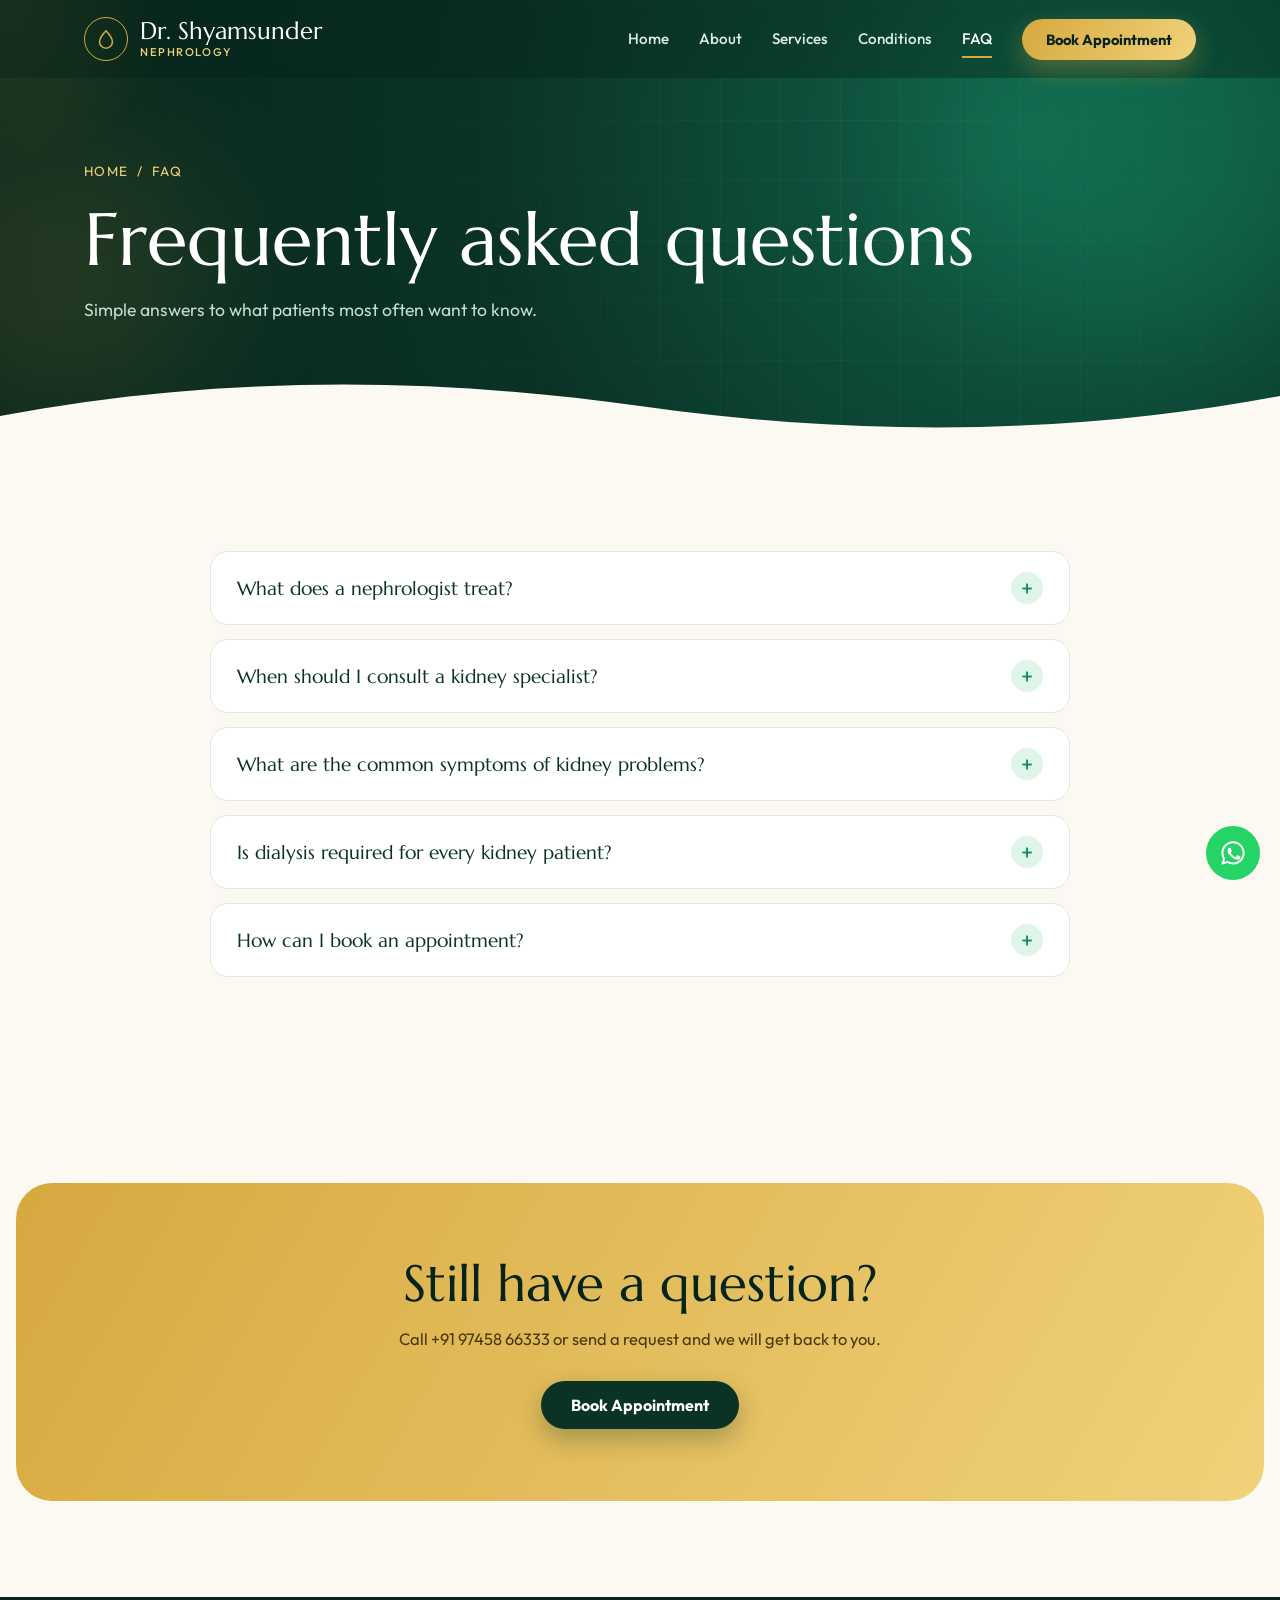
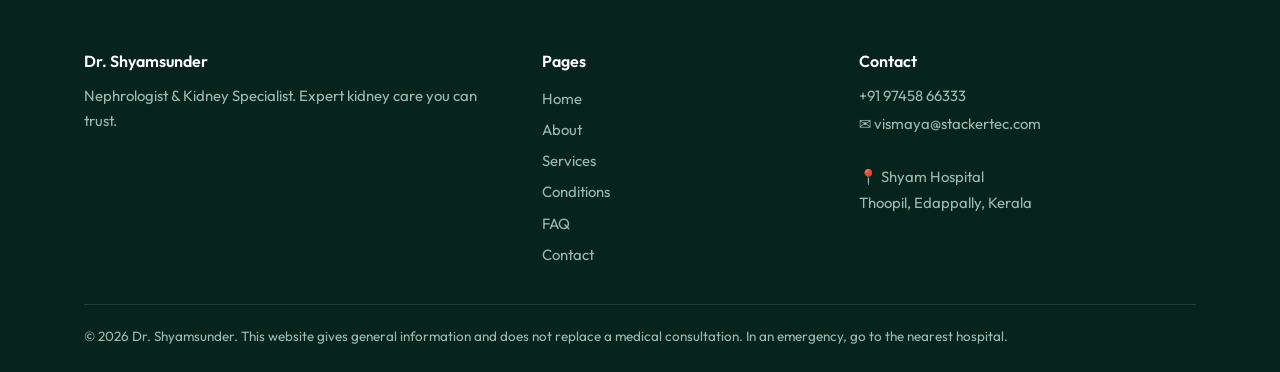
<file: doctor11-website/faq.html>
<!DOCTYPE html>
<html lang="en">
<head>
<meta charset="utf-8">
<meta name="viewport" content="width=device-width,initial-scale=1">
<title>FAQ | Dr. Shyamsunder, Nephrologist &amp; Kidney Specialist</title>
<meta name="description" content="Frequently asked questions about kidney care, consulting a nephrologist, dialysis, symptoms and booking an appointment with Dr. Shyamsunder.">
<link rel="preconnect" href="https://fonts.googleapis.com">
<link rel="stylesheet" href="https://fonts.googleapis.com/css2?family=Marcellus&family=Outfit:wght@400;500;600;700&display=swap">
<link rel="stylesheet" href="css/style.css">
</head>
<body>
<svg width="0" height="0" style="position:absolute"><defs>
<symbol id="kidney" viewBox="0 0 24 24"><path d="M14 3C8 2 4 7 5 13c1 6 5 9 8 8 3-1 2-4 1-5-1-2 0-4 2-4 4-1 6-3 5-6-1-3-4-4-7-3z"/></symbol>
<symbol id="drop" viewBox="0 0 24 24"><path d="M12 3s7 7.5 7 12a7 7 0 01-14 0c0-4.5 7-12 7-12z"/></symbol>
<symbol id="flash" viewBox="0 0 24 24"><path d="M13 2L5 14h6l-1 8 8-12h-6z"/></symbol>
<symbol id="swap" viewBox="0 0 24 24"><path d="M4 8h14l-3-3M20 16H6l3 3"/></symbol>
<symbol id="heart" viewBox="0 0 24 24"><path d="M12 21s-8-5-8-11a4.5 4.5 0 018-3 4.5 4.5 0 018 3c0 6-8 11-8 11z"/></symbol>
<symbol id="shield" viewBox="0 0 24 24"><path d="M12 3l8 3v6c0 5-4 8-8 9-4-1-8-4-8-9V6z"/><path d="M8.5 12l2.5 2.5 4.5-5"/></symbol>
<symbol id="leaf" viewBox="0 0 24 24"><path d="M5 19C5 9 11 4 20 4c0 9-5 15-15 15zM5 19l8-8"/></symbol>
<symbol id="chat" viewBox="0 0 24 24"><path fill="currentColor" stroke="none" d="M12.04 2C6.58 2 2.13 6.45 2.13 11.91C2.13 13.66 2.59 15.36 3.45 16.86L2.05 22L7.3 20.62C8.75 21.41 10.38 21.83 12.04 21.83C17.5 21.83 21.95 17.38 21.95 11.92C21.95 9.27 20.92 6.78 19.05 4.91C17.18 3.03 14.69 2 12.04 2M12.05 3.67C14.25 3.67 16.31 4.53 17.87 6.09C19.42 7.65 20.28 9.72 20.28 11.92C20.28 16.46 16.58 20.15 12.04 20.15C10.56 20.15 9.11 19.76 7.85 19L7.55 18.83L4.43 19.65L5.26 16.61L5.06 16.29C4.24 14.99 3.81 13.47 3.81 11.91C3.81 7.37 7.5 3.67 12.05 3.67M9.05 7.42C8.87 7.42 8.57 7.49 8.32 7.76C8.07 8.03 7.36 8.7 7.36 10.05C7.36 11.4 8.35 12.7 8.49 12.88C8.63 13.07 10.42 15.82 13.16 17C15.44 17.98 15.9 17.78 16.39 17.74C16.88 17.69 17.96 17.09 18.18 16.46C18.4 15.84 18.4 15.3 18.34 15.19C18.27 15.08 18.09 15.02 17.82 14.88C17.54 14.75 16.19 14.09 15.94 14C15.69 13.91 15.51 13.86 15.33 14.14C15.14 14.41 14.61 15.08 14.45 15.26C14.29 15.45 14.13 15.47 13.85 15.33C13.58 15.2 12.69 14.9 11.64 13.97C10.82 13.24 10.27 12.34 10.11 12.07C9.95 11.79 10.1 11.64 10.24 11.51C10.36 11.39 10.51 11.2 10.65 11.04C10.79 10.88 10.84 10.76 10.93 10.58C11.02 10.4 10.97 10.24 10.9 10.11C10.84 9.97 10.28 8.6 10.05 8.05C9.82 7.51 9.59 7.59 9.42 7.58C9.26 7.58 9.07 7.42 9.05 7.42Z"/></symbol>
<symbol id="mail" viewBox="0 0 24 24"><rect x="3" y="5" width="18" height="14" rx="2"/><path d="M3 7l9 6 9-6"/></symbol>
<symbol id="phone" viewBox="0 0 24 24"><path d="M5 4h4l2 5-2.5 1.5a11 11 0 005 5L15 13l5 2v4a2 2 0 01-2 2A16 16 0 013 6a2 2 0 012-2z"/></symbol>
<symbol id="cal" viewBox="0 0 24 24"><rect x="4" y="5" width="16" height="15" rx="2"/><path d="M4 10h16M9 3v4M15 3v4"/></symbol>
<symbol id="pin" viewBox="0 0 24 24"><path d="M12 21s7-6 7-11a7 7 0 10-14 0c0 5 7 11 7 11z"/><circle cx="12" cy="10" r="2.5"/></symbol>
<symbol id="clock" viewBox="0 0 24 24"><circle cx="12" cy="12" r="9"/><path d="M12 7v5l3 2"/></symbol>
<symbol id="chat2" viewBox="0 0 24 24"><path d="M4 5h16v11H9l-5 4z"/></symbol>
<symbol id="list" viewBox="0 0 24 24"><path d="M9 6h11M9 12h11M9 18h11M4 6h.01M4 12h.01M4 18h.01"/></symbol>
<symbol id="clip" viewBox="0 0 24 24"><rect x="5" y="4" width="14" height="17" rx="2"/><path d="M9 4V3h6v1M9 11h6M9 15h4"/></symbol>
<symbol id="glass" viewBox="0 0 24 24"><path d="M7 3h10l-1 18H8z"/><path d="M7.500 10h9"/></symbol>
<symbol id="salt" viewBox="0 0 24 24"><path d="M8 3h8v4H8zM7 7h10l-1 14H8z"/></symbol>
<symbol id="pill" viewBox="0 0 24 24"><rect x="3" y="9" width="18" height="7" rx="3.500" transform="rotate(-40 12 12)"/><path d="M9.500 9.500l5 5"/></symbol>
</defs></svg>

<div id="bar"></div>
<div id="glow"></div>
<div id="toast"></div>

<header id="hd">
  <div class="w">
    <a class="logo" href="index.html"><i><svg class="i" style="width:22px;height:22px"><use href="#drop"/></svg></i><span>Dr. Shyamsunder<small>Nephrology</small></span></a>
    <button class="bg" id="bg" aria-label="Menu">&#9776;</button>
    <nav id="nv" aria-label="Main">
      <a href="index.html">Home</a>
      <a href="about.html">About</a>
      <a href="services.html">Services</a>
      <a href="conditions.html">Conditions</a>
      <a href="faq.html" class="on">FAQ</a>
      <a class="btn mag" href="contact.html">Book Appointment</a>
    </nav>
  </div>
</header>

<main>
  <div class="ph">
    <div class="blob b1" data-sp=".09"></div>
    <div class="blob b2" data-sp="-.06"></div>
    <div class="w">
      <div class="crumb hx" style="--i:0"><a href="index.html">Home</a> &nbsp;/&nbsp; FAQ</div>
      <h1 class="hx" style="--i:1">Frequently asked questions</h1>
      <p class="hx" style="--i:2">Simple answers to what patients most often want to know.</p>
    </div>
    <div class="cur" aria-hidden="true">
      <svg viewBox="0 0 1440 80" preserveAspectRatio="none"><path d="M0 80V40C240 0 480 0 720 30s480 30 720-10V80z" fill="#fbf9f2"/></svg>
    </div>
  </div>

  <section id="faq">
    <div class="w">
      <div class="fq">
        <details class="rv">
          <summary>What does a nephrologist treat?</summary>
          <p>A nephrologist diagnoses and treats kidney-related diseases and conditions affecting kidney function.</p>
        </details>
        <details class="rv">
          <summary>When should I consult a kidney specialist?</summary>
          <p>If you have abnormal kidney test results, persistent swelling, blood in urine, or high blood pressure, consult a nephrologist.</p>
        </details>
        <details class="rv">
          <summary>What are the common symptoms of kidney problems?</summary>
          <p>Swelling in the legs, changes in urination, fatigue, and high blood pressure can be associated with kidney problems.</p>
        </details>
        <details class="rv">
          <summary>Is dialysis required for every kidney patient?</summary>
          <p>No. Dialysis is recommended only for certain patients depending on kidney function and clinical condition.</p>
        </details>
        <details class="rv">
          <summary>How can I book an appointment?</summary>
          <p>Call +91 97458 66333, send a message on WhatsApp, or fill in the request form on this page.</p>
        </details>
      </div>
    </div>
  </section>

  <section class="cta rv" style="padding:72px 24px">
    <h2>Still have a question?</h2>
    <p>Call +91 97458 66333 or send a request and we will get back to you.</p>
    <a class="btn mag" href="contact.html">Book Appointment</a>
  </section>
</main>

<footer>
  <div class="w">
    <div class="cols">
      <div>
        <h3>Dr. Shyamsunder</h3>
        <p>Nephrologist &amp; Kidney Specialist. Expert kidney care you can trust.</p>
      </div>
      <div>
        <h3>Pages</h3>
        <a href="index.html">Home</a>
        <a href="about.html">About</a>
        <a href="services.html">Services</a>
        <a href="conditions.html">Conditions</a>
        <a href="faq.html">FAQ</a>
        <a href="contact.html">Contact</a>
      </div>
      <div>
        <h3>Contact</h3>
        <p>+91 97458 66333<br><a href="mailto:vismaya@stackertec.com">✉️ vismaya@stackertec.com</a><br>📍 Shyam Hospital<br>Thoopil, Edappally, Kerala</p>
      </div>
    </div>
    <div class="legal">&copy; <span id="yr">2026</span> Dr. Shyamsunder. This website gives general information and does not replace a medical consultation. In an emergency, go to the nearest hospital.</div>
  </div>
</footer>

<a class="wa" href="https://wa.me/919745866333" aria-label="Chat on WhatsApp"><svg class="i" style="width:28px;height:28px"><use href="#chat"/></svg></a>
<button class="up" aria-label="Back to top">&#8593;</button>
<div class="mb">
  <a href="tel:+919745866333"><svg class="i"><use href="#phone"/></svg>Call</a>
  <a href="https://wa.me/919745866333"><svg class="i"><use href="#chat"/></svg>WhatsApp</a>
  <a href="contact.html"><svg class="i"><use href="#cal"/></svg>Book</a>
</div>

<script src="js/main.js"></script>
</body>
</html>
</file>
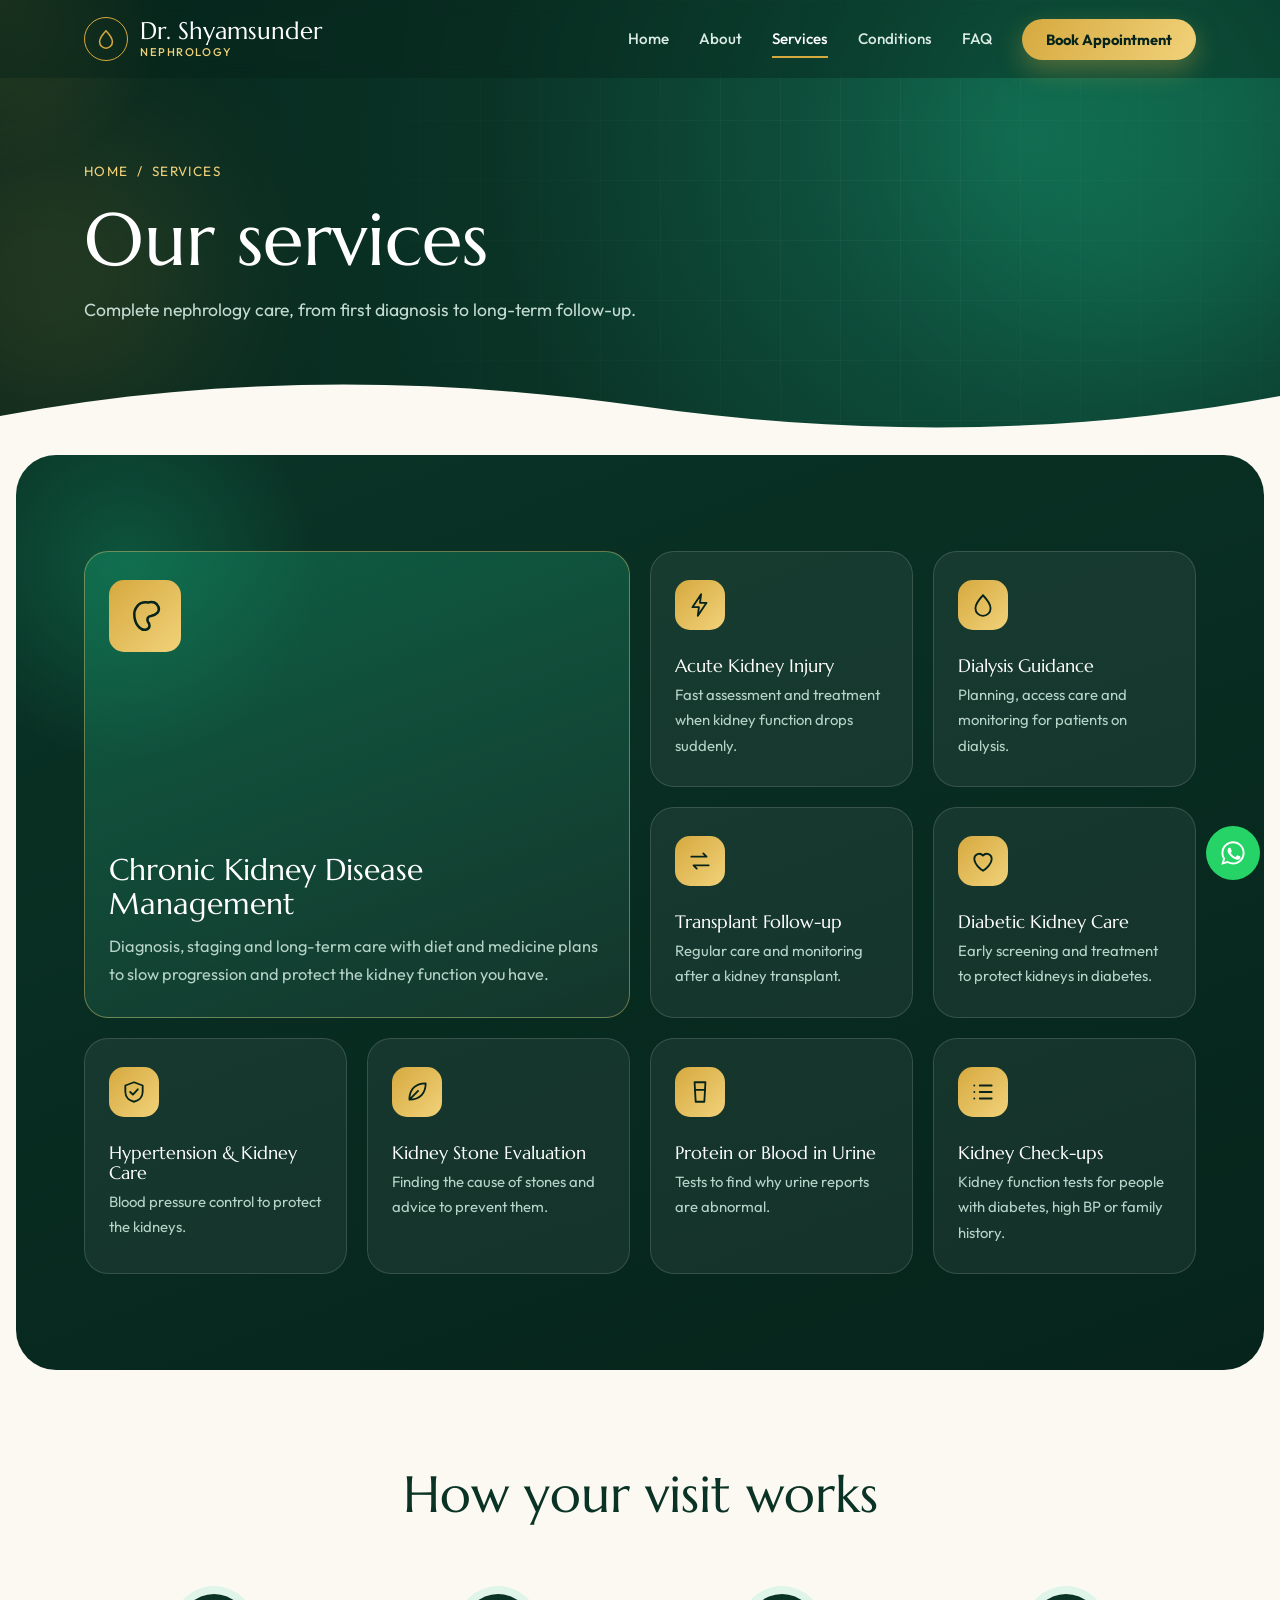
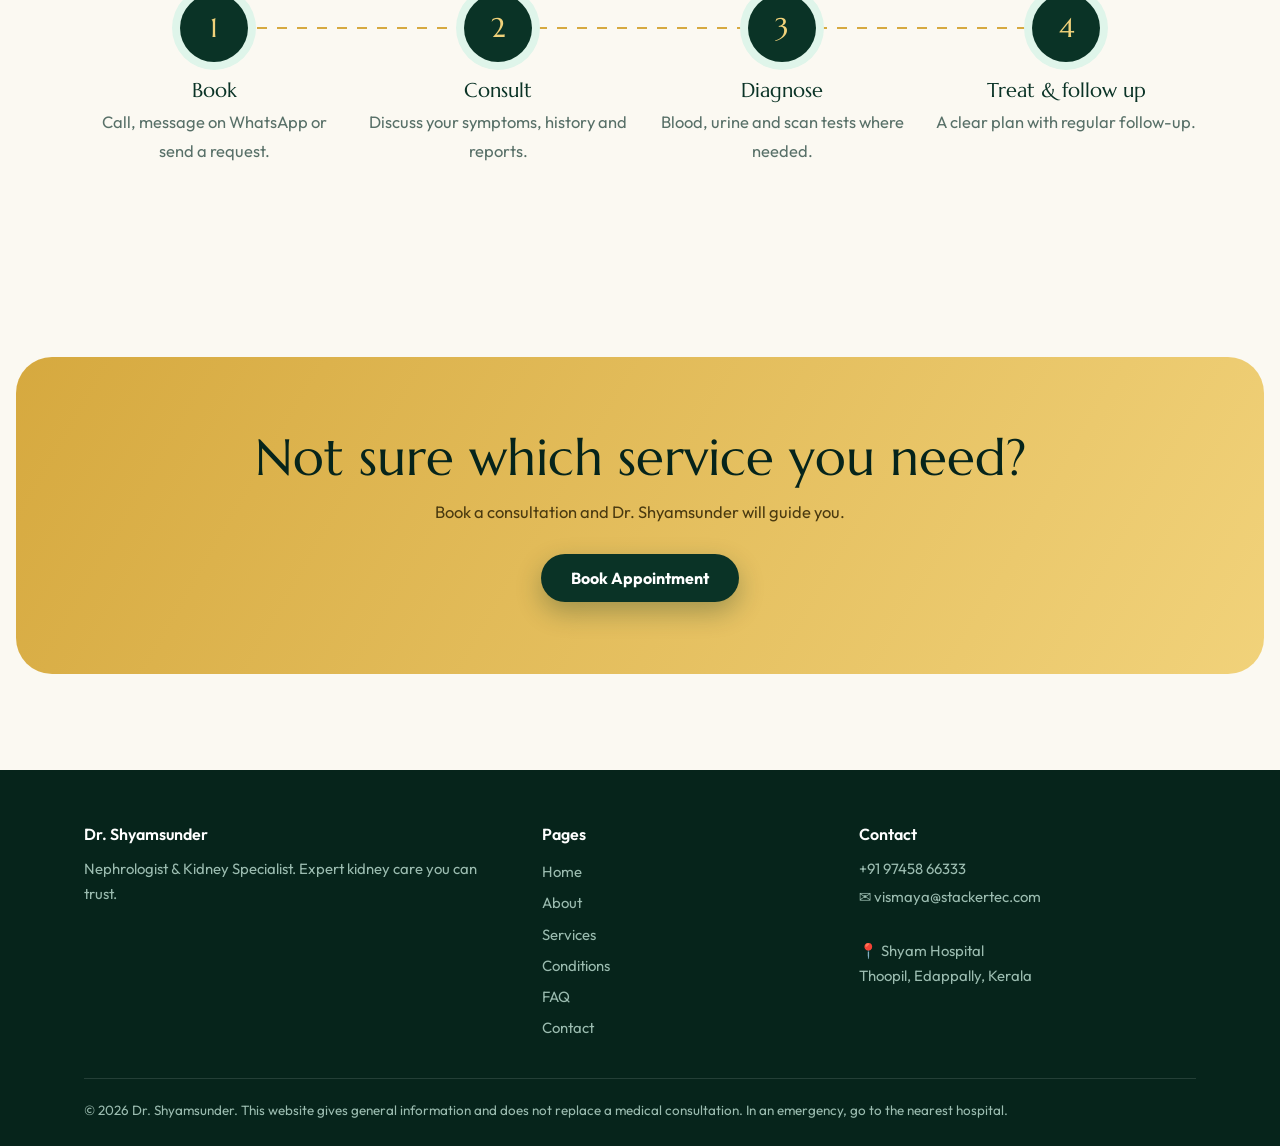
<file: doctor11-website/services.html>
<!DOCTYPE html>
<html lang="en">
<head>
<meta charset="utf-8">
<meta name="viewport" content="width=device-width,initial-scale=1">
<title>Services | Dr. Shyamsunder, Nephrologist &amp; Kidney Specialist</title>
<meta name="description" content="Kidney care services by Dr. Shyamsunder: CKD management, dialysis guidance, transplant care, diabetic kidney disease, hypertension and stone evaluation.">
<link rel="preconnect" href="https://fonts.googleapis.com">
<link rel="stylesheet" href="https://fonts.googleapis.com/css2?family=Marcellus&family=Outfit:wght@400;500;600;700&display=swap">
<link rel="stylesheet" href="css/style.css">
</head>
<body>
<svg width="0" height="0" style="position:absolute"><defs>
<symbol id="kidney" viewBox="0 0 24 24"><path d="M14 3C8 2 4 7 5 13c1 6 5 9 8 8 3-1 2-4 1-5-1-2 0-4 2-4 4-1 6-3 5-6-1-3-4-4-7-3z"/></symbol>
<symbol id="drop" viewBox="0 0 24 24"><path d="M12 3s7 7.5 7 12a7 7 0 01-14 0c0-4.5 7-12 7-12z"/></symbol>
<symbol id="flash" viewBox="0 0 24 24"><path d="M13 2L5 14h6l-1 8 8-12h-6z"/></symbol>
<symbol id="swap" viewBox="0 0 24 24"><path d="M4 8h14l-3-3M20 16H6l3 3"/></symbol>
<symbol id="heart" viewBox="0 0 24 24"><path d="M12 21s-8-5-8-11a4.5 4.5 0 018-3 4.5 4.5 0 018 3c0 6-8 11-8 11z"/></symbol>
<symbol id="shield" viewBox="0 0 24 24"><path d="M12 3l8 3v6c0 5-4 8-8 9-4-1-8-4-8-9V6z"/><path d="M8.5 12l2.5 2.5 4.5-5"/></symbol>
<symbol id="leaf" viewBox="0 0 24 24"><path d="M5 19C5 9 11 4 20 4c0 9-5 15-15 15zM5 19l8-8"/></symbol>
<symbol id="chat" viewBox="0 0 24 24"><path fill="currentColor" stroke="none" d="M12.04 2C6.58 2 2.13 6.45 2.13 11.91C2.13 13.66 2.59 15.36 3.45 16.86L2.05 22L7.3 20.62C8.75 21.41 10.38 21.83 12.04 21.83C17.5 21.83 21.95 17.38 21.95 11.92C21.95 9.27 20.92 6.78 19.05 4.91C17.18 3.03 14.69 2 12.04 2M12.05 3.67C14.25 3.67 16.31 4.53 17.87 6.09C19.42 7.65 20.28 9.72 20.28 11.92C20.28 16.46 16.58 20.15 12.04 20.15C10.56 20.15 9.11 19.76 7.85 19L7.55 18.83L4.43 19.65L5.26 16.61L5.06 16.29C4.24 14.99 3.81 13.47 3.81 11.91C3.81 7.37 7.5 3.67 12.05 3.67M9.05 7.42C8.87 7.42 8.57 7.49 8.32 7.76C8.07 8.03 7.36 8.7 7.36 10.05C7.36 11.4 8.35 12.7 8.49 12.88C8.63 13.07 10.42 15.82 13.16 17C15.44 17.98 15.9 17.78 16.39 17.74C16.88 17.69 17.96 17.09 18.18 16.46C18.4 15.84 18.4 15.3 18.34 15.19C18.27 15.08 18.09 15.02 17.82 14.88C17.54 14.75 16.19 14.09 15.94 14C15.69 13.91 15.51 13.86 15.33 14.14C15.14 14.41 14.61 15.08 14.45 15.26C14.29 15.45 14.13 15.47 13.85 15.33C13.58 15.2 12.69 14.9 11.64 13.97C10.82 13.24 10.27 12.34 10.11 12.07C9.95 11.79 10.1 11.64 10.24 11.51C10.36 11.39 10.51 11.2 10.65 11.04C10.79 10.88 10.84 10.76 10.93 10.58C11.02 10.4 10.97 10.24 10.9 10.11C10.84 9.97 10.28 8.6 10.05 8.05C9.82 7.51 9.59 7.59 9.42 7.58C9.26 7.58 9.07 7.42 9.05 7.42Z"/></symbol>
<symbol id="mail" viewBox="0 0 24 24"><rect x="3" y="5" width="18" height="14" rx="2"/><path d="M3 7l9 6 9-6"/></symbol>
<symbol id="phone" viewBox="0 0 24 24"><path d="M5 4h4l2 5-2.5 1.5a11 11 0 005 5L15 13l5 2v4a2 2 0 01-2 2A16 16 0 013 6a2 2 0 012-2z"/></symbol>
<symbol id="cal" viewBox="0 0 24 24"><rect x="4" y="5" width="16" height="15" rx="2"/><path d="M4 10h16M9 3v4M15 3v4"/></symbol>
<symbol id="pin" viewBox="0 0 24 24"><path d="M12 21s7-6 7-11a7 7 0 10-14 0c0 5 7 11 7 11z"/><circle cx="12" cy="10" r="2.5"/></symbol>
<symbol id="clock" viewBox="0 0 24 24"><circle cx="12" cy="12" r="9"/><path d="M12 7v5l3 2"/></symbol>
<symbol id="chat2" viewBox="0 0 24 24"><path d="M4 5h16v11H9l-5 4z"/></symbol>
<symbol id="list" viewBox="0 0 24 24"><path d="M9 6h11M9 12h11M9 18h11M4 6h.01M4 12h.01M4 18h.01"/></symbol>
<symbol id="clip" viewBox="0 0 24 24"><rect x="5" y="4" width="14" height="17" rx="2"/><path d="M9 4V3h6v1M9 11h6M9 15h4"/></symbol>
<symbol id="glass" viewBox="0 0 24 24"><path d="M7 3h10l-1 18H8z"/><path d="M7.500 10h9"/></symbol>
<symbol id="salt" viewBox="0 0 24 24"><path d="M8 3h8v4H8zM7 7h10l-1 14H8z"/></symbol>
<symbol id="pill" viewBox="0 0 24 24"><rect x="3" y="9" width="18" height="7" rx="3.500" transform="rotate(-40 12 12)"/><path d="M9.500 9.500l5 5"/></symbol>
</defs></svg>

<div id="bar"></div>
<div id="glow"></div>
<div id="toast"></div>

<header id="hd">
  <div class="w">
    <a class="logo" href="index.html"><i><svg class="i" style="width:22px;height:22px"><use href="#drop"/></svg></i><span>Dr. Shyamsunder<small>Nephrology</small></span></a>
    <button class="bg" id="bg" aria-label="Menu">&#9776;</button>
    <nav id="nv" aria-label="Main">
      <a href="index.html">Home</a>
      <a href="about.html">About</a>
      <a href="services.html" class="on">Services</a>
      <a href="conditions.html">Conditions</a>
      <a href="faq.html">FAQ</a>
      <a class="btn mag" href="contact.html">Book Appointment</a>
    </nav>
  </div>
</header>

<main>
  <div class="ph">
    <div class="blob b1" data-sp=".09"></div>
    <div class="blob b2" data-sp="-.06"></div>
    <div class="w">
      <div class="crumb hx" style="--i:0"><a href="index.html">Home</a> &nbsp;/&nbsp; Services</div>
      <h1 class="hx" style="--i:1">Our services</h1>
      <p class="hx" style="--i:2">Complete nephrology care, from first diagnosis to long-term follow-up.</p>
    </div>
    <div class="cur" aria-hidden="true">
      <svg viewBox="0 0 1440 80" preserveAspectRatio="none"><path d="M0 80V40C240 0 480 0 720 30s480 30 720-10V80z" fill="#fbf9f2"/></svg>
    </div>
  </div>

  <section class="dk" id="services">
    <div class="w">
      <div class="bento">
        <div class="card big rv">
          <svg class="i"><use href="#kidney"/></svg>
          <h3>Chronic Kidney Disease Management</h3>
          <p>Diagnosis, staging and long-term care with diet and medicine plans to slow progression and protect the kidney function you have.</p>
        </div>
        <div class="card rv">
          <svg class="i"><use href="#flash"/></svg>
          <h3>Acute Kidney Injury</h3>
          <p>Fast assessment and treatment when kidney function drops suddenly.</p>
        </div>
        <div class="card rv">
          <svg class="i"><use href="#drop"/></svg>
          <h3>Dialysis Guidance</h3>
          <p>Planning, access care and monitoring for patients on dialysis.</p>
        </div>
        <div class="card rv">
          <svg class="i"><use href="#swap"/></svg>
          <h3>Transplant Follow-up</h3>
          <p>Regular care and monitoring after a kidney transplant.</p>
        </div>
        <div class="card rv">
          <svg class="i"><use href="#heart"/></svg>
          <h3>Diabetic Kidney Care</h3>
          <p>Early screening and treatment to protect kidneys in diabetes.</p>
        </div>
        <div class="card rv">
          <svg class="i"><use href="#shield"/></svg>
          <h3>Hypertension &amp; Kidney Care</h3>
          <p>Blood pressure control to protect the kidneys.</p>
        </div>
        <div class="card rv">
          <svg class="i"><use href="#leaf"/></svg>
          <h3>Kidney Stone Evaluation</h3>
          <p>Finding the cause of stones and advice to prevent them.</p>
        </div>
        <div class="card rv">
          <svg class="i"><use href="#glass"/></svg>
          <h3>Protein or Blood in Urine</h3>
          <p>Tests to find why urine reports are abnormal.</p>
        </div>
        <div class="card rv">
          <svg class="i"><use href="#list"/></svg>
          <h3>Kidney Check-ups</h3>
          <p>Kidney function tests for people with diabetes, high BP or family history.</p>
        </div>
      </div>
    </div>
  </section>

  <section>
    <div class="w">
      <div class="head c"><h2 class="rv">How your visit works</h2></div>
      <div class="steps">
        <div class="st rv"><div class="n">1</div><h3>Book</h3><p>Call, message on WhatsApp or send a request.</p></div>
        <div class="st rv"><div class="n">2</div><h3>Consult</h3><p>Discuss your symptoms, history and reports.</p></div>
        <div class="st rv"><div class="n">3</div><h3>Diagnose</h3><p>Blood, urine and scan tests where needed.</p></div>
        <div class="st rv"><div class="n">4</div><h3>Treat &amp; follow up</h3><p>A clear plan with regular follow-up.</p></div>
      </div>
    </div>
  </section>

  <section class="cta rv" style="padding:72px 24px">
    <h2>Not sure which service you need?</h2>
    <p>Book a consultation and Dr. Shyamsunder will guide you.</p>
    <a class="btn mag" href="contact.html">Book Appointment</a>
  </section>
</main>

<footer>
  <div class="w">
    <div class="cols">
      <div>
        <h3>Dr. Shyamsunder</h3>
        <p>Nephrologist &amp; Kidney Specialist. Expert kidney care you can trust.</p>
      </div>
      <div>
        <h3>Pages</h3>
        <a href="index.html">Home</a>
        <a href="about.html">About</a>
        <a href="services.html">Services</a>
        <a href="conditions.html">Conditions</a>
        <a href="faq.html">FAQ</a>
        <a href="contact.html">Contact</a>
      </div>
      <div>
        <h3>Contact</h3>
        <p>+91 97458 66333<br><a href="mailto:vismaya@stackertec.com">✉️ vismaya@stackertec.com</a><br>📍 Shyam Hospital<br>Thoopil, Edappally, Kerala</p>
      </div>
    </div>
    <div class="legal">&copy; <span id="yr">2026</span> Dr. Shyamsunder. This website gives general information and does not replace a medical consultation. In an emergency, go to the nearest hospital.</div>
  </div>
</footer>

<a class="wa" href="https://wa.me/919745866333" aria-label="Chat on WhatsApp"><svg class="i" style="width:28px;height:28px"><use href="#chat"/></svg></a>
<button class="up" aria-label="Back to top">&#8593;</button>
<div class="mb">
  <a href="tel:+919745866333"><svg class="i"><use href="#phone"/></svg>Call</a>
  <a href="https://wa.me/919745866333"><svg class="i"><use href="#chat"/></svg>WhatsApp</a>
  <a href="contact.html"><svg class="i"><use href="#cal"/></svg>Book</a>
</div>

<script src="js/main.js"></script>
</body>
</html>
</file>
<file: doctor11-website/css/style.css>
:root{--deep:#06241b;--forest:#0a3326;--em:#138a62;--mint:#dff5ea;--gold:#d6a93f;--gold2:#f1d27a;--cream:#fbf9f2;--ink:#16302a;--mu:#587068;--ln:#dfe9e3}
*{box-sizing:border-box;margin:0;padding:0}html{scroll-behavior:smooth;scroll-padding-top:90px}
body{font:16.5px/1.7 Outfit,system-ui,sans-serif;color:var(--ink);background:var(--cream);overflow-x:hidden}
h1,h2,h3{font-family:Marcellus,Georgia,serif;font-weight:400;line-height:1.12;color:var(--forest)}
h2{font-size:clamp(2rem,4.6vw,3.2rem)}h3{font-size:1.25rem;margin-bottom:6px}p{color:var(--mu)}a{color:inherit}
.w{max-width:1160px;margin:auto;padding:0 24px}section{padding:96px 0}
.i{width:26px;height:26px;stroke:currentColor;fill:none;stroke-width:1.7;stroke-linecap:round;stroke-linejoin:round;flex:none}
.i:has(use[href="#chat"]),.i use[href="#chat"],.wa .i{stroke:none!important;fill:currentColor!important}
.btn{display:inline-flex;align-items:center;gap:10px;background:linear-gradient(120deg,var(--gold),var(--gold2));color:var(--deep);padding:14px 30px;border-radius:50px;font:700 1rem Outfit,sans-serif;text-decoration:none;border:0;cursor:pointer;position:relative;overflow:hidden;box-shadow:0 10px 26px rgba(214,169,63,.35);transition:box-shadow .3s}
.btn:after{content:"";position:absolute;top:0;left:-80%;width:50%;height:100%;background:linear-gradient(100deg,transparent,rgba(255,255,255,.6),transparent);transform:skewX(-20deg)}
.btn:hover:after{animation:shine .8s}.btn:hover{box-shadow:0 14px 36px rgba(214,169,63,.55)}
.btn.o{background:transparent;color:#fff;box-shadow:inset 0 0 0 1.5px rgba(255,255,255,.55)}.btn.o:hover{background:#fff;color:var(--deep)}
.btn.g{background:var(--forest);color:#fff;box-shadow:0 10px 26px rgba(10,51,38,.3)}
:focus-visible{outline:3px solid var(--gold);outline-offset:3px}

/* preloader */
#pre{position:fixed;inset:0;background:var(--deep);z-index:500;display:grid;place-items:center;text-align:center;color:#fff;transition:clip-path 1s cubic-bezier(.77,0,.18,1);clip-path:circle(150% at 50% 50%)}
html.seen #pre{display:none}#pre.out{clip-path:circle(0% at 50% 50%)}body.lock{overflow:hidden}
#pre svg{width:110px;height:138px;overflow:visible}#pre .ol{fill:none;stroke:var(--gold);stroke-width:2.5}
#pre .rise{animation:fill 2.3s cubic-bezier(.5,0,.3,1) forwards;transform:translateY(150px)}#pre .wv{animation:wave 1.1s linear infinite}
#pre h2{color:#fff;margin-top:22px;font-size:2rem;opacity:0;animation:up .8s 1.6s both}#pre p{color:var(--gold2);letter-spacing:.14em;font-size:.82rem;text-transform:uppercase;opacity:0;animation:up .8s 1.9s both}

/* header */
header{position:fixed;top:0;left:0;right:0;width:100%;z-index:50;transition:background .35s,box-shadow .35s,border-color .35s;background:rgba(6,36,27,.4);backdrop-filter:blur(8px);-webkit-backdrop-filter:blur(8px)}
header.sc{background:rgba(6,36,27,.95);backdrop-filter:blur(14px);-webkit-backdrop-filter:blur(14px);box-shadow:0 10px 30px rgba(0,0,0,.3);border-bottom:1px solid rgba(241,210,122,.2)}
header .w{display:flex;align-items:center;justify-content:space-between;height:78px;gap:20px;transition:height .35s}
header.sc .w{height:70px}
.logo{display:flex;align-items:center;gap:12px;text-decoration:none;color:#fff;font:400 1.5rem Marcellus,serif;line-height:1.05}
.logo i{width:44px;height:44px;border-radius:50%;border:1.5px solid var(--gold);display:grid;place-items:center;color:var(--gold);animation:pulsegold 2.8s infinite}
.logo small{display:block;font:500 .7rem Outfit;letter-spacing:.14em;text-transform:uppercase;color:var(--gold2)}
nav{display:flex;align-items:center;gap:30px}nav a:not(.btn){color:#dbece4;text-decoration:none;font-weight:500;font-size:.95rem;position:relative;padding:6px 0}
nav a:not(.btn):after{content:"";position:absolute;left:0;bottom:0;height:2px;width:100%;background:var(--gold);transform:scaleX(0);transform-origin:right;transition:transform .35s}
nav a:not(.btn):hover:after,nav a.on:after{transform:scaleX(1);transform-origin:left}nav a.on,nav a:hover{color:#fff}nav .btn{padding:11px 24px;font-size:.92rem}
.bg{display:none;background:none;border:0;font-size:1.8rem;color:#fff;cursor:pointer}

/* hero */
.hero{position:relative;overflow:hidden;background:radial-gradient(circle at 78% 35%,#11624a 0%,var(--forest) 45%,var(--deep) 100%);color:#fff;padding:150px 0 170px}
.blob{position:absolute;border-radius:50%;filter:blur(80px);animation:morph 18s ease-in-out infinite;pointer-events:none}
.b1{width:420px;height:420px;background:var(--em);opacity:.35;right:-90px;top:-80px}.b2{width:320px;height:320px;background:var(--gold);opacity:.14;left:-110px;bottom:20px;animation-delay:-7s}
.hero:before{content:"";position:absolute;inset:0;background-image:linear-gradient(rgba(255,255,255,.04) 1px,transparent 1px),linear-gradient(90deg,rgba(255,255,255,.04) 1px,transparent 1px);background-size:60px 60px;mask-image:radial-gradient(circle at 70% 40%,#000,transparent 70%);-webkit-mask-image:radial-gradient(circle at 70% 40%,#000,transparent 70%)}
.pt{position:absolute;bottom:-30px;border-radius:50% 50% 50% 50%/60% 60% 40% 40%;background:rgba(241,210,122,.35);animation:rise linear infinite;pointer-events:none}
.hero .w{position:relative;display:grid;grid-template-columns:1.1fr .9fr;gap:50px;align-items:center}
.tagp{display:inline-flex;align-items:center;gap:10px;border:1px solid rgba(241,210,122,.5);color:var(--gold2);padding:7px 18px;border-radius:50px;font-size:.84rem;letter-spacing:.1em;text-transform:uppercase;margin-bottom:24px}
.tagp:before{content:"";width:8px;height:8px;border-radius:50%;background:var(--gold);animation:pulsegold 2s infinite}
.hero h1{color:#fff;font-size:clamp(2.6rem,6vw,4.8rem);margin-bottom:18px}
.wd{display:inline-block;overflow:hidden;vertical-align:top;padding-bottom:.14em;margin-right:.22em}.wd span{display:inline-block;transform:translateY(115%) rotate(4deg)}
.go .wd span{animation:lift .95s cubic-bezier(.2,.8,.2,1) forwards;animation-delay:calc(var(--i)*.11s + .15s)}
.gt{background:linear-gradient(100deg,var(--gold),var(--gold2),var(--gold));background-size:200% 100%;-webkit-background-clip:text;background-clip:text;color:transparent;animation:gs 4s linear infinite}
.type{font-weight:600;font-size:1.12rem;color:var(--gold2);min-height:1.9em;margin-bottom:12px}.type:after{content:"";display:inline-block;width:2px;height:1.1em;background:var(--gold);margin-left:3px;vertical-align:-3px;animation:blink 1s steps(1) infinite}
.hero p.lead{color:#c3dbd1;font-size:1.12rem;max-width:50ch;margin-bottom:32px}.hero .btn{margin:0 12px 12px 0}
.hx{opacity:0}.go .hx{animation:up .9s calc(var(--i,0)*.12s + .6s) both}
.pw{position:relative;width:100%;max-width:430px;margin:auto}
.photo{position:relative;aspect-ratio:1;border-radius:50%;overflow:hidden;background:linear-gradient(160deg,#1d7f61,#0b3d2e);border:6px solid rgba(241,210,122,.55);box-shadow:0 30px 80px rgba(0,0,0,.4),0 0 0 14px rgba(255,255,255,.04)}
.photo svg,.photo img{position:absolute;inset:0;width:100%;height:100%;object-fit:cover;object-position:center top}
.txr{position:absolute;inset:-46px;animation:spin 26s linear infinite}.txr text{fill:var(--gold2);font:600 10.5px Outfit;letter-spacing:.2em}
.fc{position:absolute;background:#fff;color:var(--forest);border-radius:16px;padding:12px 18px;box-shadow:0 18px 44px rgba(0,0,0,.3);display:flex;align-items:center;gap:12px;font-weight:700;font-size:.9rem;animation:bob 5s ease-in-out infinite;z-index:2}
.fc small{display:block;font-weight:500;color:var(--mu);font-size:.78rem}.fc .i{width:40px;height:40px;padding:9px;border-radius:12px;background:var(--mint);color:var(--em)}
.f1{left:-40px;bottom:60px}.f2{right:-34px;top:40px;animation-delay:-2.3s}
.cur{position:absolute;left:0;right:0;bottom:-1px;line-height:0}.cur svg{width:100%;height:80px}

/* quick contact */
.qc{margin-top:-84px;position:relative;z-index:5}.qc .g{display:grid;grid-template-columns:repeat(3,1fr);gap:0;background:#fff;border-radius:24px;box-shadow:0 26px 60px rgba(6,36,27,.2);overflow:hidden}
.qc a{display:flex;align-items:center;gap:16px;padding:26px 28px;text-decoration:none;transition:background .3s}.qc a+a{border-left:1px solid var(--ln)}.qc a:hover{background:var(--mint)}
.qc .i{width:52px;height:52px;padding:13px;border-radius:50%;background:var(--forest);color:var(--gold2);transition:transform .4s}.qc a:hover .i{transform:rotate(-12deg) scale(1.1)}
.qc small{display:block;color:var(--mu);font-size:.82rem}.qc b{font:400 1.3rem Marcellus,serif;color:var(--forest)}

/* marquee */
.mq{margin-top:70px;overflow:hidden;white-space:nowrap;border-block:1px solid var(--ln);padding:18px 0;font:400 1.5rem Marcellus,serif;color:var(--forest)}
.mq div{display:inline-block;animation:mq 34s linear infinite}.mq span{padding:0 28px}.mq span:after{content:"\2726";color:var(--gold);margin-left:56px}
.head{max-width:640px;margin-bottom:52px}.head.c{margin:0 auto 52px;text-align:center}.head p{margin-top:14px}
.head h2:after{content:"";display:block;width:80px;height:3px;background:linear-gradient(90deg,var(--gold),transparent);margin-top:16px;transform:scaleX(0);transform-origin:left;transition:transform .9s .3s}
.head.c h2:after{margin-left:auto;margin-right:auto;background:linear-gradient(90deg,transparent,var(--gold),transparent)}.head.in h2:after{transform:scaleX(1)}

/* about */
.ab{display:grid;grid-template-columns:.9fr 1.1fr;gap:70px;align-items:center}
.ap{position:relative;max-width:440px}.ap .arch{aspect-ratio:4/5;border-radius:220px 220px 28px 28px;overflow:hidden;background:linear-gradient(160deg,#1d7f61,#0b3d2e);position:relative;box-shadow:0 30px 70px rgba(6,36,27,.25)}
.ap .arch svg,.ap .arch img{position:absolute;inset:0;width:100%;height:100%;object-fit:cover;object-position:center top}
.ap:before{content:"";position:absolute;inset:-16px 16px 16px -16px;border-radius:236px 236px 36px 36px;border:2px solid var(--gold);opacity:.6;animation:bob 6s ease-in-out infinite}
.vals{display:grid;gap:14px;margin-top:26px}.vals div{display:flex;gap:16px;align-items:flex-start;padding:16px 18px;background:#fff;border:1px solid var(--ln);border-radius:16px;transition:transform .3s,box-shadow .3s}
.vals div:hover{transform:translateX(8px);box-shadow:0 12px 30px rgba(6,36,27,.1)}.vals .i{width:44px;height:44px;padding:10px;border-radius:12px;background:var(--mint);color:var(--em)}.vals b{color:var(--forest)}.vals span{display:block;font-size:.93rem;color:var(--mu)}
.tags{display:flex;flex-wrap:wrap;gap:10px;margin:22px 0 4px}.tags span{border:1px solid var(--gold);color:var(--forest);padding:6px 16px;border-radius:30px;font-weight:600;font-size:.86rem;background:#fff}

/* services bento */
.dk{background:linear-gradient(160deg,var(--forest),var(--deep));color:#fff;margin:0 16px;border-radius:40px;position:relative;overflow:hidden}
.dk:before{content:"";position:absolute;left:-100px;top:-100px;width:420px;height:420px;border-radius:50%;background:radial-gradient(var(--em),transparent 65%);opacity:.4;animation:morph 15s ease-in-out infinite}
.dk h2{color:#fff}.dk .head p{color:#b6d3c8}.dk .w{position:relative}
.bento{display:grid;grid-template-columns:repeat(4,1fr);gap:20px}
.card{position:relative;overflow:hidden;background:rgba(255,255,255,.06);border:1px solid rgba(255,255,255,.14);border-radius:24px;padding:28px 24px;color:#fff;transform:perspective(900px) rotateX(var(--rx,0deg)) rotateY(var(--ry,0deg));transition:transform .15s,border-color .3s,background .3s}
.card:before{content:"";position:absolute;inset:0;background:radial-gradient(240px circle at var(--mx,50%) var(--my,50%),rgba(241,210,122,.22),transparent 60%);opacity:0;transition:opacity .3s}.card:hover:before{opacity:1}.card:hover{border-color:rgba(241,210,122,.6);background:rgba(255,255,255,.09)}
.card .i{width:50px;height:50px;padding:12px;border-radius:15px;background:linear-gradient(135deg,var(--gold),var(--gold2));color:var(--deep);margin-bottom:18px;position:relative}
.card h3{color:#fff;position:relative;font-size:1.12rem}.card p{color:#b6d3c8;font-size:.93rem;position:relative}
.card.big{grid-column:span 2;grid-row:span 2;display:flex;flex-direction:column;justify-content:flex-end;background:linear-gradient(160deg,rgba(19,138,98,.5),rgba(255,255,255,.05));border-color:rgba(241,210,122,.4)}
.card.big .i{width:72px;height:72px;padding:18px;margin-bottom:auto}.card.big h3{font-size:1.9rem}.card.big p{font-size:1.02rem;margin-top:6px}

/* steps */
.steps{display:grid;grid-template-columns:repeat(4,1fr);gap:24px;position:relative}.steps:before{content:"";position:absolute;top:33px;left:12%;right:12%;height:2px;background:repeating-linear-gradient(90deg,var(--gold) 0 10px,transparent 10px 20px)}
.st{text-align:center;position:relative}.st .n{width:68px;height:68px;margin:0 auto 18px;border-radius:50%;background:var(--forest);color:var(--gold2);display:grid;place-items:center;font:400 1.7rem Marcellus;box-shadow:0 0 0 8px var(--mint);transition:transform .4s,background .3s}
.st:hover .n{transform:scale(1.14) rotate(-10deg);background:var(--em)}

/* conditions */
.tabs{display:flex;flex-wrap:wrap;gap:10px;margin-bottom:26px}.tabs button{border:1.5px solid var(--ln);background:#fff;color:var(--forest);padding:12px 24px;border-radius:50px;font:600 .95rem Outfit;cursor:pointer;transition:all .3s}
.tabs button:hover{border-color:var(--gold);transform:translateY(-2px)}.tabs button[aria-selected=true]{background:var(--forest);color:var(--gold2);border-color:var(--forest);box-shadow:0 12px 26px rgba(10,51,38,.25)}
.pn{display:none;background:#fff;border:1px solid var(--ln);border-radius:28px;padding:38px;grid-template-columns:1fr 1fr;gap:34px}.pn.on{display:grid;animation:up .6s both}
.pn ul{list-style:none;margin-top:14px}.pn li{padding:7px 0 7px 32px;position:relative;color:var(--ink)}
.pn li:before{content:"";position:absolute;left:0;top:12px;width:19px;height:19px;border-radius:50%;background:var(--em) url("data:image/svg+xml,%3Csvg xmlns='http://www.w3.org/2000/svg' viewBox='0 0 20 20'%3E%3Cpath d='M5 10l3.5 3.5L15 7' stroke='white' stroke-width='2.2' fill='none' stroke-linecap='round'/%3E%3C/svg%3E") center/13px no-repeat}

/* flip tips */
.fg{display:grid;grid-template-columns:repeat(auto-fit,minmax(200px,1fr));gap:20px}
.flip{perspective:900px;height:210px;cursor:pointer;border:0;background:none;text-align:center;font:inherit}
.flip>div{position:relative;width:100%;height:100%;transform-style:preserve-3d;transition:transform .7s cubic-bezier(.2,.8,.2,1)}
.flip:hover>div,.flip:focus-visible>div,.flip.on>div{transform:rotateY(180deg)}
.flip .f,.flip .b{position:absolute;inset:0;backface-visibility:hidden;-webkit-backface-visibility:hidden;border-radius:24px;padding:22px;display:flex;flex-direction:column;align-items:center;justify-content:center;gap:10px}
.flip .f{background:#fff;border:1px solid var(--ln);box-shadow:0 10px 28px rgba(6,36,27,.06)}.flip .f .i{width:56px;height:56px;padding:14px;border-radius:50%;background:var(--mint);color:var(--em)}.flip .f b{font:400 1.2rem Marcellus;color:var(--forest)}
.flip .b{transform:rotateY(180deg);background:linear-gradient(160deg,var(--forest),var(--deep));color:#d4e8df;font-size:.93rem;line-height:1.55}

/* faq */
.fq{max-width:860px;margin:auto}details{background:#fff;border:1px solid var(--ln);border-radius:18px;padding:20px 26px;margin-bottom:14px;transition:box-shadow .3s,border-color .3s}
details[open]{border-color:var(--gold);box-shadow:0 14px 34px rgba(214,169,63,.18)}
summary{font:400 1.2rem Marcellus,serif;color:var(--forest);cursor:pointer;list-style:none;display:flex;justify-content:space-between;gap:16px;align-items:center}summary::-webkit-details-marker{display:none}
summary:after{content:"+";width:32px;height:32px;border-radius:50%;background:var(--mint);color:var(--em);display:grid;place-items:center;font:1.4rem Outfit;flex:none;transition:transform .35s,background .3s}details[open] summary:after{transform:rotate(135deg);background:var(--gold);color:var(--deep)}
details p{margin-top:12px;animation:up .4s both}

/* contact */
.ct{display:grid;grid-template-columns:1fr 1.05fr;gap:50px;align-items:start}
.call{display:flex;align-items:center;gap:20px;background:rgba(255,255,255,.07);border:1px solid rgba(241,210,122,.4);border-radius:24px;padding:24px 26px;text-decoration:none;margin-bottom:22px;transition:background .3s}.call:hover{background:rgba(255,255,255,.12)}
.call .i{width:62px;height:62px;padding:16px;border-radius:50%;background:var(--gold);color:var(--deep);animation:pulsegold 2.2s infinite}.call small{color:#b6d3c8;display:block}.call b{font:400 1.9rem Marcellus;color:#fff}
.ci{display:flex;gap:16px;margin-bottom:20px;align-items:flex-start}.ci .i{width:48px;height:48px;padding:12px;border-radius:14px;background:rgba(255,255,255,.1);color:var(--gold2)}.ci b{display:block;color:#fff}.ci span{color:#b6d3c8}
.fm{background:#fff;border-radius:28px;padding:36px;box-shadow:0 30px 70px rgba(0,0,0,.35)}.fm h3{font-size:1.6rem;margin-bottom:18px}
form{display:grid;gap:14px}label{font-weight:600;font-size:.88rem;color:var(--forest)}
input,textarea{width:100%;padding:13px 15px;border:1.5px solid var(--ln);border-radius:12px;font:inherit;margin-top:5px;background:#fff;transition:border-color .25s,box-shadow .25s}
input:focus,textarea:focus{border-color:var(--em);outline:0;box-shadow:0 0 0 4px rgba(19,138,98,.14)}.row{display:grid;grid-template-columns:1fr 1fr;gap:14px}

/* footer */
footer{background:var(--deep);color:#9bbcb0;margin-top:96px;padding:54px 0 24px;font-size:.93rem}footer .cols{display:grid;grid-template-columns:1.5fr 1fr 1.2fr;gap:36px}
footer h3{color:#fff;font:600 1rem Outfit;margin-bottom:12px}footer p{color:#9bbcb0}footer a{display:block;text-decoration:none;padding:3px 0}footer a:hover{color:var(--gold2)}.legal{border-top:1px solid rgba(255,255,255,.12);margin-top:34px;padding-top:20px;font-size:.84rem}

/* ui widgets & animations */
#bar{position:fixed;top:0;left:0;height:4px;width:0;background:linear-gradient(90deg,var(--gold),var(--gold2));z-index:600}
.wa,.up{position:fixed;right:20px;width:54px;height:54px;border-radius:50%;display:grid;place-items:center;z-index:90;border:0;cursor:pointer}
.wa{bottom:20px;background:#25d366;color:#fff;animation:pw 2.4s infinite}.up{bottom:86px;background:var(--forest);color:var(--gold2);font-size:1.3rem;opacity:0;pointer-events:none;transition:opacity .3s}.up.s{opacity:1;pointer-events:auto}
#glow{position:fixed;left:0;top:0;width:380px;height:380px;margin:-190px 0 0 -190px;border-radius:50%;background:radial-gradient(rgba(214,169,63,.16),transparent 65%);pointer-events:none;z-index:1;transition:transform .12s linear}
.rv{opacity:0}.rv.in{opacity:1;animation:rvin .9s var(--d,0s) cubic-bezier(.2,.7,.2,1) backwards}
.rv[data-r=l]{--x:-60px;--y:0px}.rv[data-r=r]{--x:60px;--y:0px}.rv[data-r=z]{--y:0px;--s:.85}

/* inner page header */
.ph{position:relative;overflow:hidden;background:radial-gradient(circle at 80% 30%,#11624a 0%,var(--forest) 50%,var(--deep) 100%);color:#fff;padding:160px 0 130px}
.ph:before{content:"";position:absolute;inset:0;background-image:linear-gradient(rgba(255,255,255,.04) 1px,transparent 1px),linear-gradient(90deg,rgba(255,255,255,.04) 1px,transparent 1px);background-size:60px 60px;mask-image:radial-gradient(circle at 70% 40%,#000,transparent 70%);-webkit-mask-image:radial-gradient(circle at 70% 40%,#000,transparent 70%)}
.ph .w{position:relative}.ph h1{color:#fff;font-size:clamp(2.6rem,6.5vw,4.6rem)}.ph p{color:#c3dbd1;max-width:54ch;margin-top:14px;font-size:1.1rem}
.crumb{color:var(--gold2);font-size:.84rem;letter-spacing:.1em;text-transform:uppercase;margin-bottom:16px}.crumb a{text-decoration:none}.crumb a:hover{text-decoration:underline}

/* cta band */
.cta{background:linear-gradient(120deg,var(--gold),var(--gold2));margin:96px 16px 0;border-radius:36px;text-align:center;padding:72px 24px;position:relative;overflow:hidden}
.cta h2{color:var(--deep)}.cta p{color:#4a3a10;margin:12px auto 28px;max-width:50ch}.cta .btn{background:var(--forest);color:#fff;box-shadow:0 10px 26px rgba(10,51,38,.3)}
.more{text-align:center;margin-top:40px}

/* toast */
#toast{position:fixed;left:50%;bottom:90px;transform:translate(-50%,20px);background:var(--deep);color:#fff;padding:12px 22px;border-radius:30px;box-shadow:0 14px 40px rgba(0,0,0,.35);opacity:0;pointer-events:none;transition:opacity .4s,transform .4s;z-index:700;max-width:90vw;text-align:center;font-size:.92rem;border:1px solid rgba(241,210,122,.4)}
#toast.s{opacity:1;transform:translate(-50%,0)}

/* mobile bottom bar */
.mb{display:none}

/* keyframes */
@keyframes rvin{from{opacity:0;transform:translate(var(--x,0),var(--y,44px)) scale(var(--s,1))}to{opacity:1;transform:none}}
@keyframes up{from{opacity:0;transform:translateY(34px)}to{opacity:1;transform:none}}@keyframes lift{to{transform:none}}
@keyframes spin{to{transform:rotate(360deg)}}@keyframes bob{0%,100%{transform:translateY(0)}50%{transform:translateY(-12px)}}
@keyframes morph{0%,100%{border-radius:50%;transform:translate(0,0)}33%{border-radius:42% 58% 55% 45%;transform:translate(30px,-20px)}66%{border-radius:58% 42% 40% 60%;transform:translate(-20px,24px)}}
@keyframes gs{to{background-position:-200% 0}}@keyframes blink{50%{opacity:0}}@keyframes shine{to{left:130%}}@keyframes mq{to{transform:translateX(-50%)}}
@keyframes fill{to{transform:translateY(8px)}}@keyframes wave{to{transform:translateX(-60px)}}
@keyframes rise{0%{transform:translateY(0) scale(.6);opacity:0}15%{opacity:1}100%{transform:translateY(-760px) scale(1.2);opacity:0}}
@keyframes pulsegold{0%{box-shadow:0 0 0 0 rgba(214,169,63,.55)}70%,100%{box-shadow:0 0 0 16px rgba(214,169,63,0)}}
@keyframes pw{0%{box-shadow:0 0 0 0 rgba(37,211,102,.6)}70%,100%{box-shadow:0 0 0 18px rgba(37,211,102,0)}}

/* responsive */
@media(max-width:900px){
section{padding:64px 0}
.hero{padding:120px 0 150px}
.hero .w,.ab,.ct,footer .cols,.pn{grid-template-columns:1fr}
.qc .g{grid-template-columns:1fr}
.qc a+a{border-left:0;border-top:1px solid var(--ln)}
.bento{grid-template-columns:1fr 1fr}
.card.big{grid-column:span 2;grid-row:auto;min-height:260px}
.steps{grid-template-columns:1fr 1fr}
.steps:before{display:none}
.dk{margin:0 8px;border-radius:28px}
.f1{left:0}.f2{right:0}.txr{inset:-30px}
.bg{display:block}
nav{display:none;position:absolute;top:100%;left:0;right:0;background:rgba(6,36,27,.98);backdrop-filter:blur(14px);-webkit-backdrop-filter:blur(14px);flex-direction:column;align-items:flex-start;padding:18px 24px 26px;gap:14px;border-bottom:1px solid rgba(241,210,122,.2);max-height:calc(100vh - 78px - 64px);overflow-y:auto;box-shadow:0 16px 40px rgba(0,0,0,.4)}
nav.open{display:flex}
.row{grid-template-columns:1fr}
.ph{padding:130px 0 110px}
.cta{margin:64px 8px 0;border-radius:26px}
.mb{display:grid;grid-template-columns:repeat(3,1fr);position:fixed;left:0;right:0;bottom:0;z-index:95;background:var(--deep);border-top:1px solid rgba(241,210,122,.3)}
.mb a{display:flex;flex-direction:column;align-items:center;gap:2px;padding:9px 0 10px;color:#fff;text-decoration:none;font-size:.78rem;font-weight:600}
.mb a:first-child{color:var(--gold2)}.mb a:nth-child(2){color:#4be38a}.mb .i{width:22px;height:22px}
.wa{display:none}.up{bottom:76px}
body{padding-bottom:64px}
}

@media(max-width:768px){
.pw{margin-top:90px}
.pw .fc.f2{position:absolute!important;top:-75px!important;right:0!important;bottom:auto!important;left:auto!important;transform:none!important;animation:none!important;z-index:10!important;max-width:calc(100vw - 40px);white-space:normal}
.fc.f1{left:0;bottom:24px;max-width:80vw;z-index:10}
}

@media(max-width:560px){
.bento{grid-template-columns:1fr}.card.big{grid-column:auto}
.tagp{font-size:.72rem;letter-spacing:.05em;padding:7px 14px;text-align:left}.tagp:before{flex:none}
}

@media(prefers-reduced-motion:reduce){
*{animation:none!important;transition:none!important}
.wd span,.hx,.rv{opacity:1!important;transform:none!important}
#pre,#glow,.pt{display:none}
}
</file>
